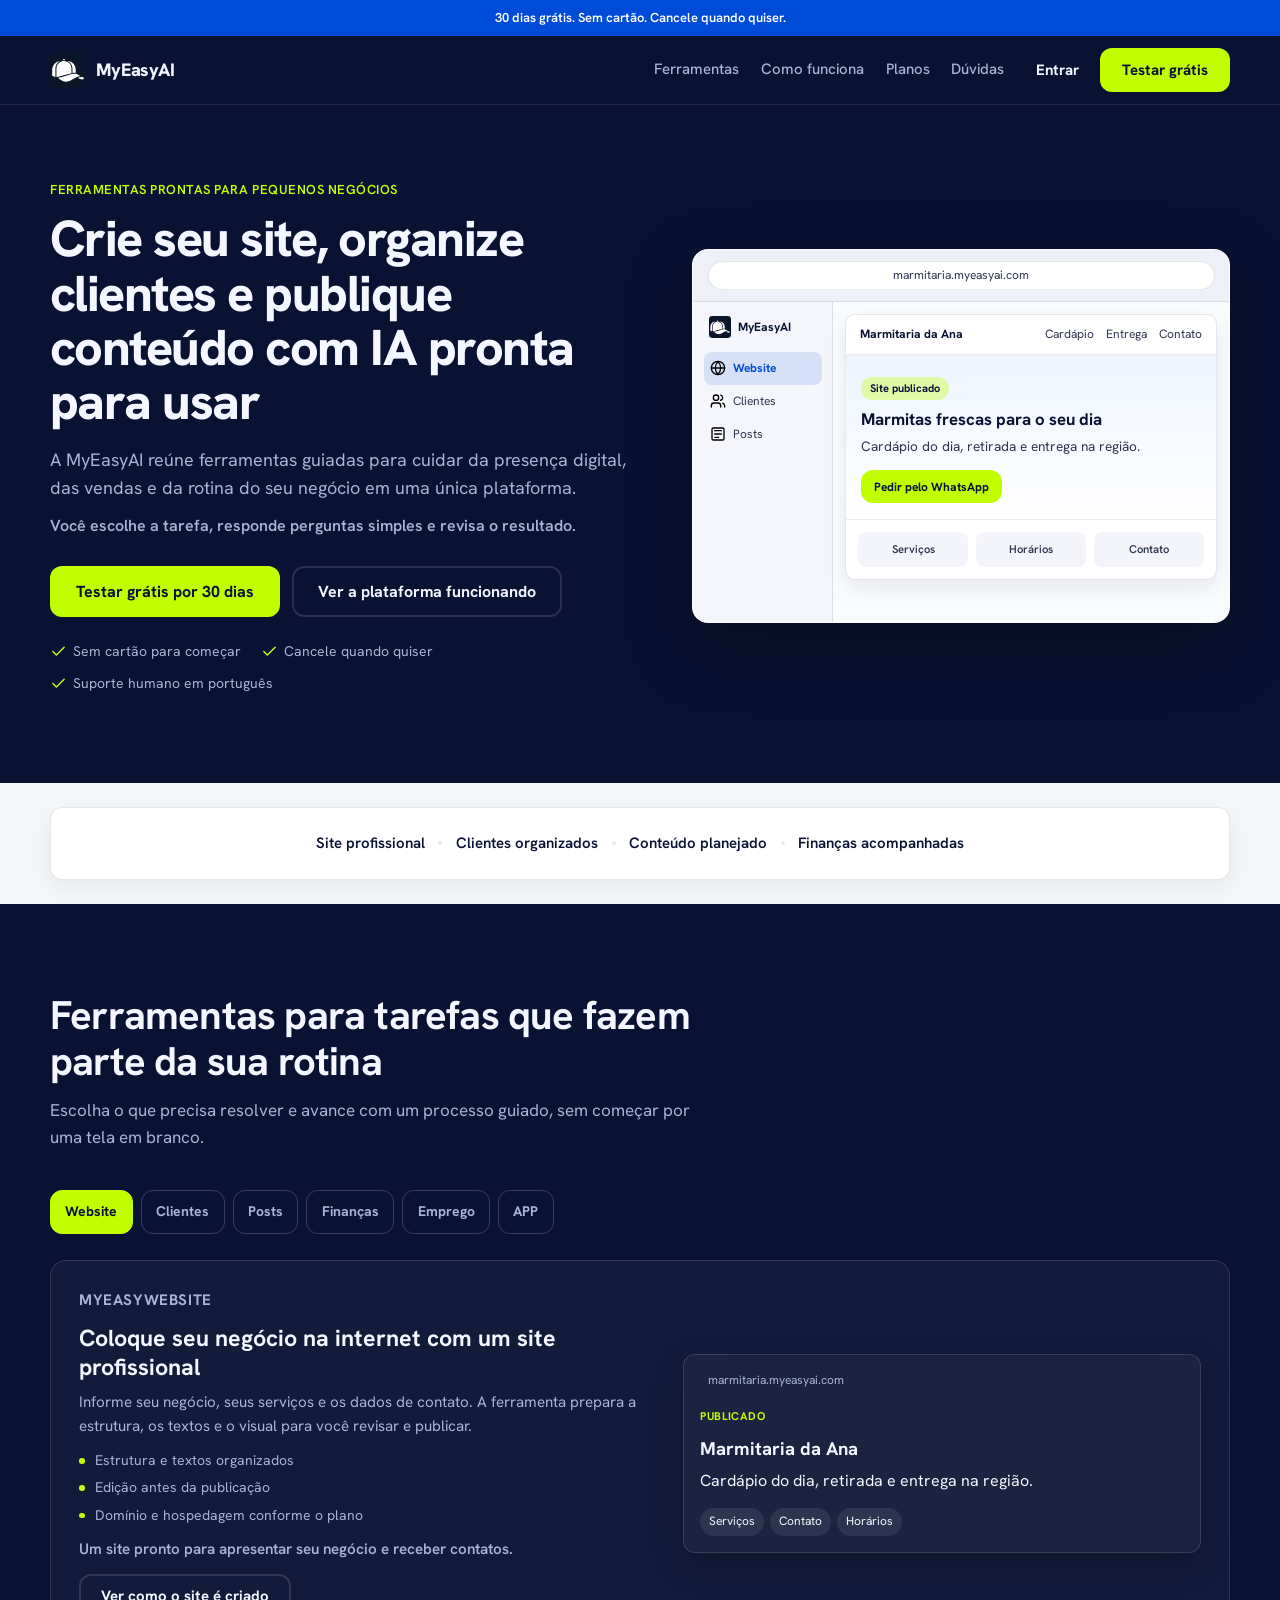
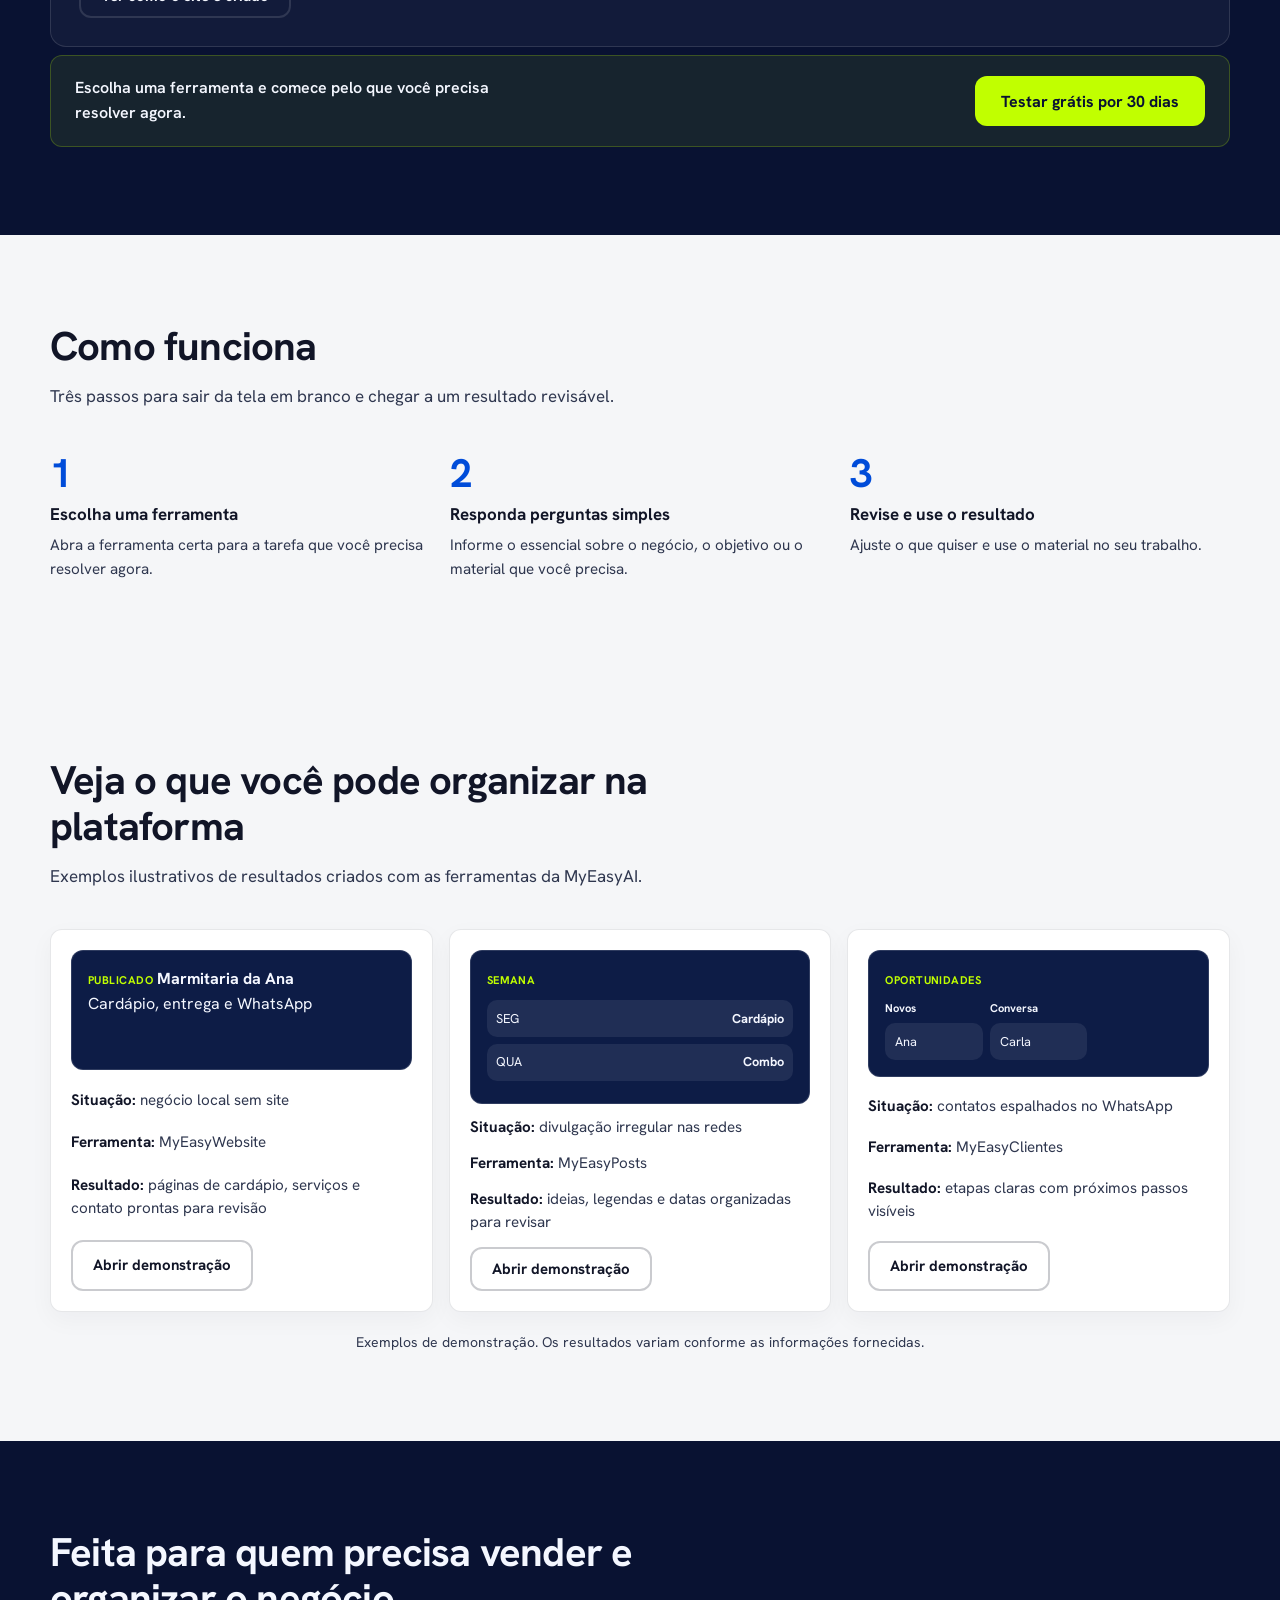
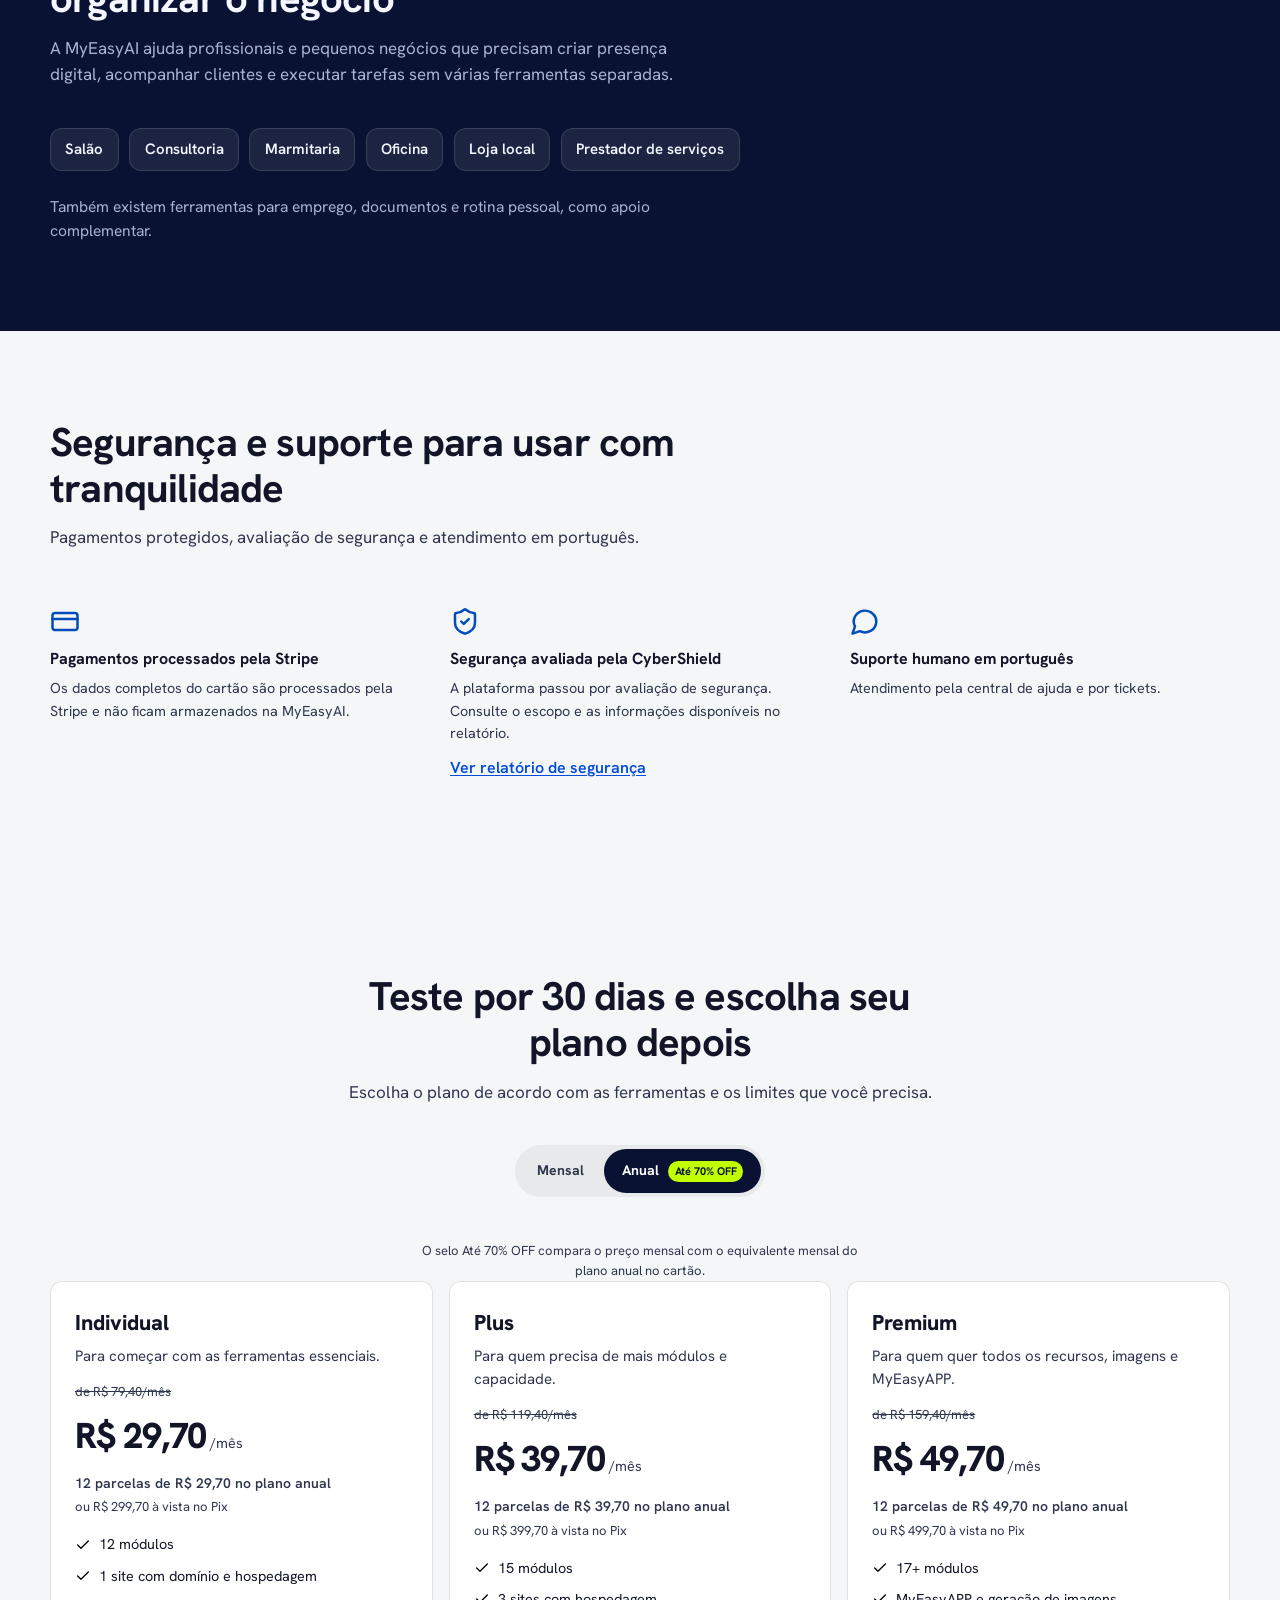
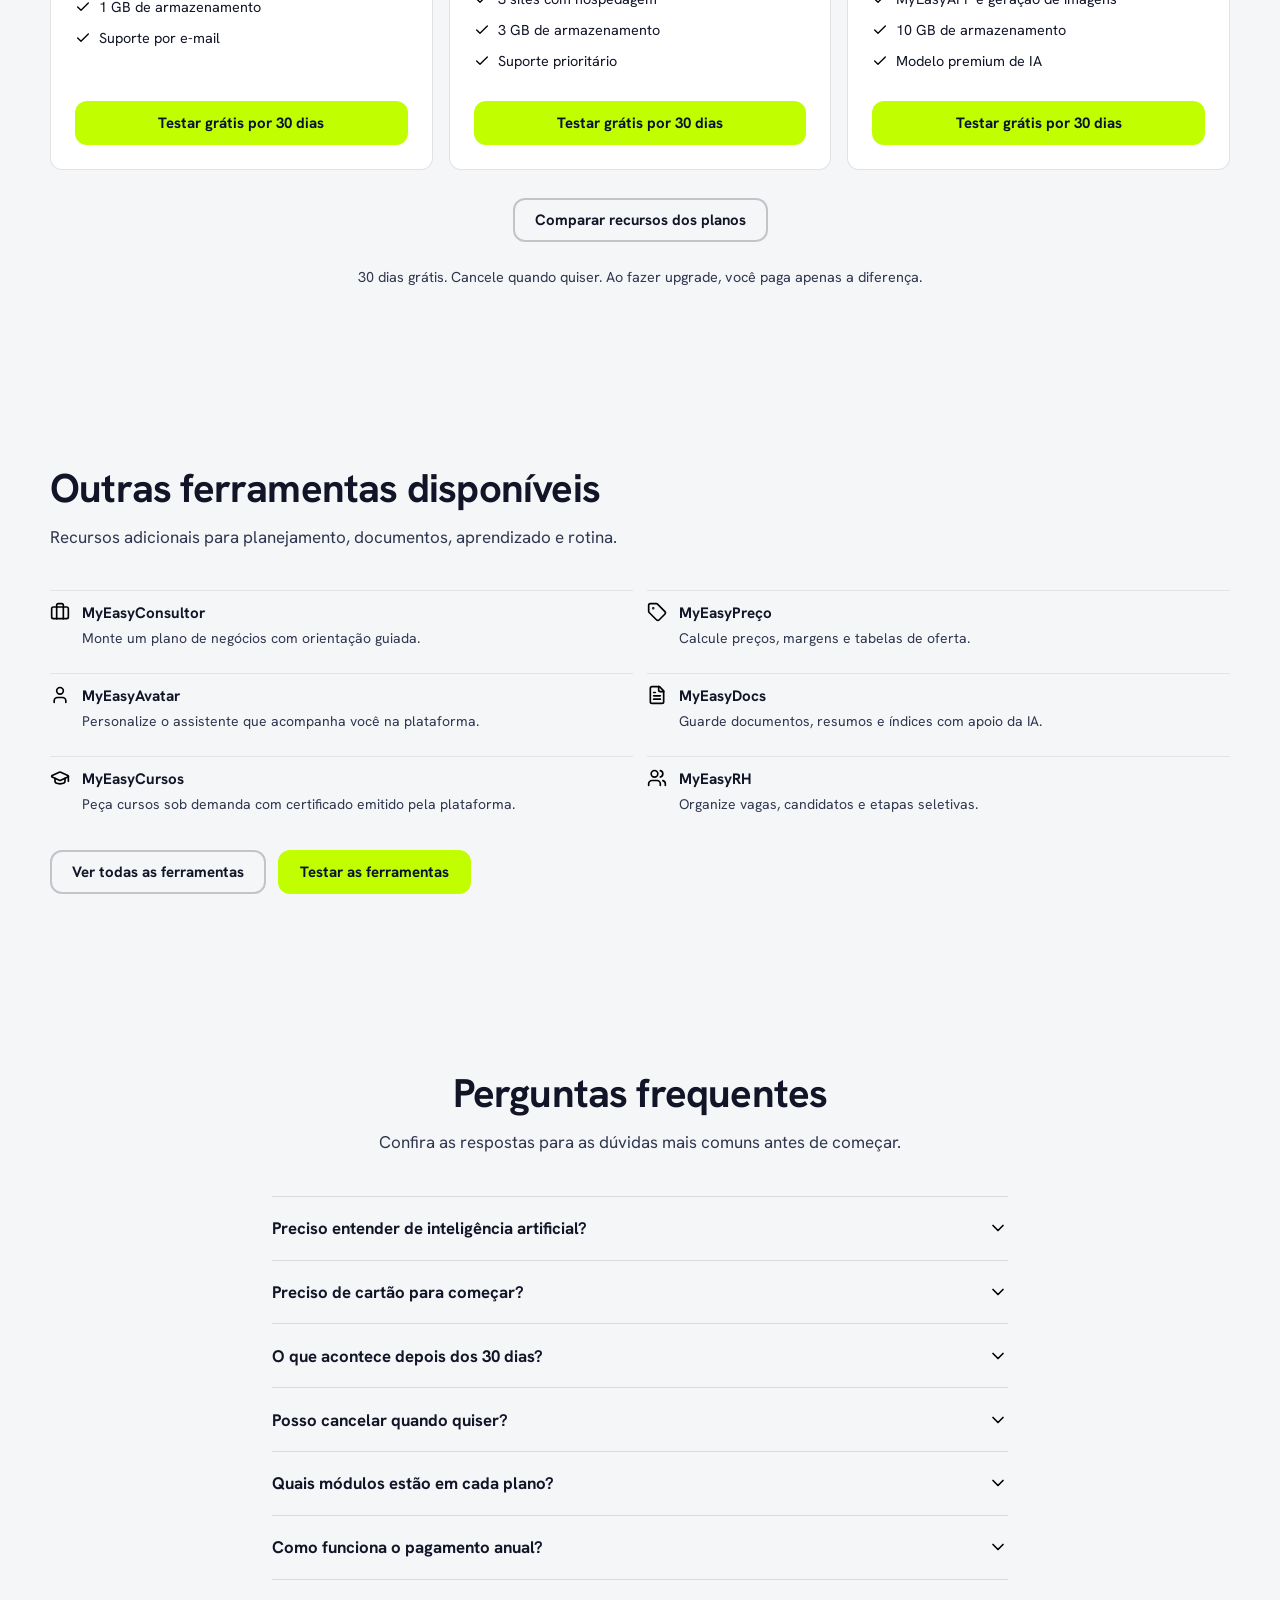
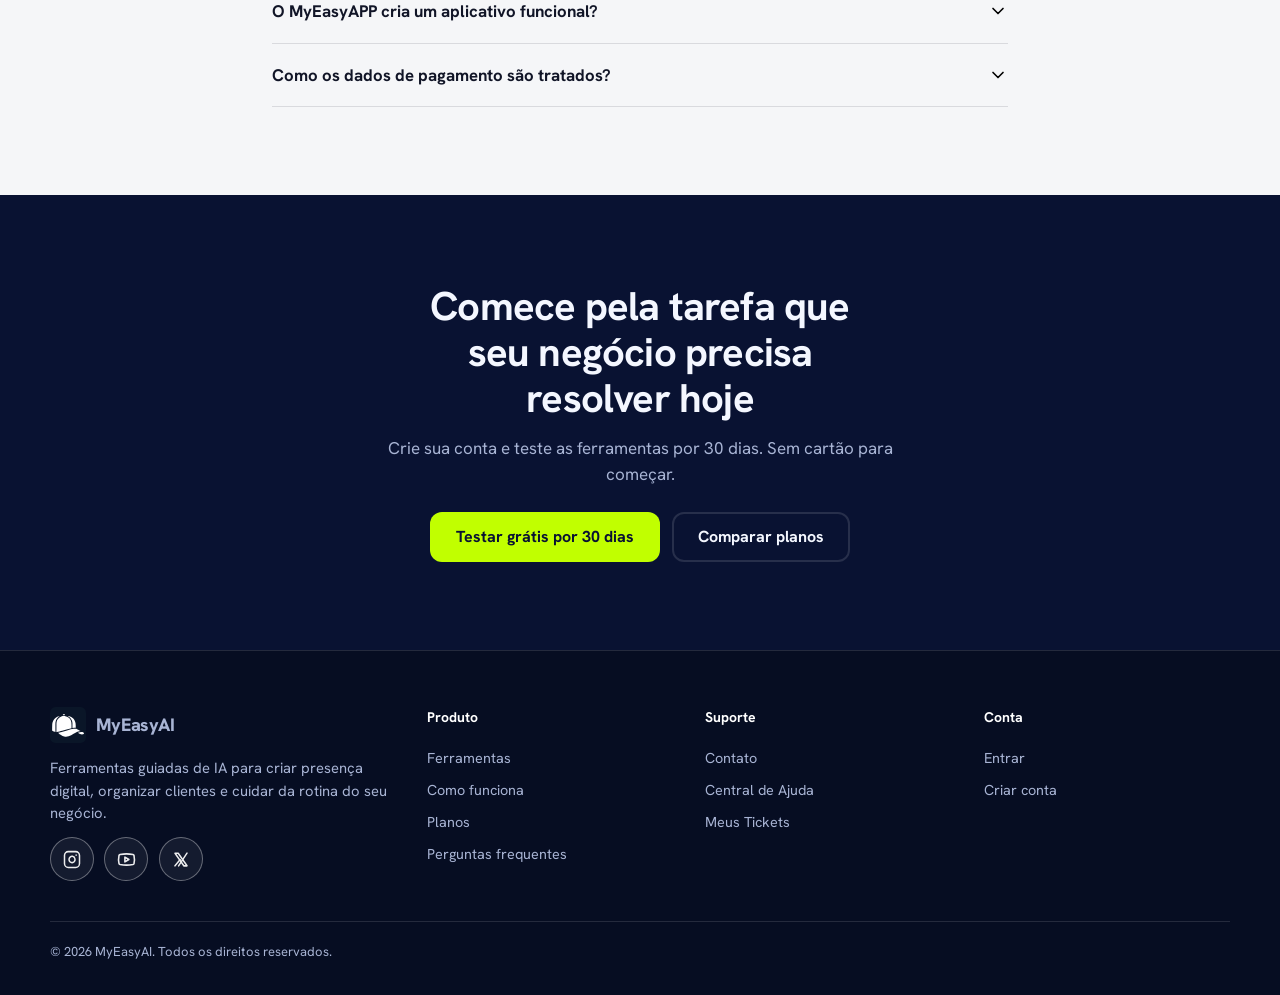
<file: index.html>
<!DOCTYPE html>
<html lang="pt-BR">
<head>
  <meta charset="UTF-8">
  <meta name="viewport" content="width=device-width, initial-scale=1">
  <script type="application/json" id="site-env">{"env":"staging","baseUrl":"https://caio2121.github.io/myeasyaistatic/","productionBaseUrl":"https://myeasyai.com/","robotsStaging":"noindex, nofollow","robotsProduction":"index, follow"}</script>
  <title>MyEasyAI | Ferramentas de IA prontas para o seu negócio</title>
  <meta name="description" content="Crie seu site, organize clientes e publique conteúdo com ferramentas guiadas de IA. Feita para autônomos e pequenos negócios. Teste grátis por 30 dias, sem cartão.">
  <meta name="robots" content="noindex, nofollow">
  <meta name="myeasyai:canonical-production" content="https://myeasyai.com/">
  <meta name="author" content="MyEasyAI">
  <meta name="theme-color" content="#091232">
  <meta property="og:type" content="website">
  <meta property="og:locale" content="pt_BR">
  <meta property="og:site_name" content="MyEasyAI">
  <meta property="og:url" content="https://caio2121.github.io/myeasyaistatic/">
  <meta property="og:title" content="MyEasyAI | Ferramentas de IA prontas para o seu negócio">
  <meta property="og:description" content="Crie seu site, organize clientes e publique conteúdo com IA pronta para usar. Teste grátis por 30 dias, sem cartão.">
  <meta property="og:image" content="https://caio2121.github.io/myeasyaistatic/assets/social/og-image.webp">
  <meta property="og:image:width" content="1200">
  <meta property="og:image:height" content="630">
  <meta property="og:image:alt" content="MyEasyAI, ferramentas de IA prontas para o negócio">
  <meta name="twitter:card" content="summary_large_image">
  <meta name="twitter:title" content="MyEasyAI | Ferramentas de IA prontas para o seu negócio">
  <meta name="twitter:description" content="Crie seu site, organize clientes e publique conteúdo com IA pronta para usar. Teste grátis por 30 dias, sem cartão.">
  <meta name="twitter:image" content="https://caio2121.github.io/myeasyaistatic/assets/social/og-image.webp">
  <link rel="icon" type="image/png" sizes="32x32" href="assets/favicon-32.png">
  <link rel="apple-touch-icon" href="assets/favicon-32.png">
  <link rel="preconnect" href="https://fonts.googleapis.com">
  <link rel="preconnect" href="https://fonts.gstatic.com" crossorigin>
  <link href="https://fonts.googleapis.com/css2?family=Hanken+Grotesk:wght@400;500;600;700&display=swap" rel="stylesheet">
  <link rel="stylesheet" href="styles.css?v=6">
  <script type="application/ld+json">
  {
    "@context": "https://schema.org",
    "@graph": [
      {
        "@type": "Organization",
        "@id": "https://myeasyai.com/#organization",
        "name": "MyEasyAI",
        "url": "https://myeasyai.com/",
        "logo": "https://myeasyai.com/logo-symbol-outline-white.svg",
        "email": "support@myeasyai.com",
        "sameAs": [
          "https://www.instagram.com/myeasyai",
          "https://www.youtube.com/@MyEasyAI",
          "https://x.com/myeasyai"
        ],
        "description": "Plataforma de ferramentas guiadas para pequenos negócios criarem presença digital, organizarem clientes e executarem tarefas comerciais."
      },
      {
        "@type": "WebSite",
        "@id": "https://myeasyai.com/#website",
        "url": "https://myeasyai.com/",
        "name": "MyEasyAI",
        "publisher": { "@id": "https://myeasyai.com/#organization" },
        "inLanguage": "pt-BR"
      },
      {
        "@type": "SoftwareApplication",
        "@id": "https://myeasyai.com/#software",
        "name": "MyEasyAI",
        "applicationCategory": "BusinessApplication",
        "operatingSystem": "Web",
        "url": "https://myeasyai.com/",
        "description": "Ferramentas guiadas de IA para criar site, organizar clientes, planejar conteúdo, acompanhar finanças, preparar currículo e estruturar protótipos de aplicativo.",
        "offers": [
          { "@type": "Offer", "name": "Teste grátis", "price": "0", "priceCurrency": "BRL", "description": "Teste grátis por 30 dias, sem cartão para começar.", "url": "https://myeasyai.com/auth/signup" },
          { "@type": "Offer", "name": "Individual mensal", "price": "79.40", "priceCurrency": "BRL", "description": "Plano Individual com cobrança mensal de R$ 79,40 por mês.", "url": "https://myeasyai.com/auth/signup" },
          { "@type": "Offer", "name": "Individual anual cartão", "price": "29.70", "priceCurrency": "BRL", "description": "Plano Individual anual no cartão: 12 parcelas de R$ 29,70.", "url": "https://myeasyai.com/auth/signup" },
          { "@type": "Offer", "name": "Individual anual Pix", "price": "299.70", "priceCurrency": "BRL", "description": "Plano Individual anual à vista no Pix por R$ 299,70.", "url": "https://myeasyai.com/auth/signup" },
          { "@type": "Offer", "name": "Plus mensal", "price": "119.40", "priceCurrency": "BRL", "description": "Plano Plus com cobrança mensal de R$ 119,40 por mês.", "url": "https://myeasyai.com/auth/signup" },
          { "@type": "Offer", "name": "Plus anual cartão", "price": "39.70", "priceCurrency": "BRL", "description": "Plano Plus anual no cartão: 12 parcelas de R$ 39,70.", "url": "https://myeasyai.com/auth/signup" },
          { "@type": "Offer", "name": "Plus anual Pix", "price": "399.70", "priceCurrency": "BRL", "description": "Plano Plus anual à vista no Pix por R$ 399,70.", "url": "https://myeasyai.com/auth/signup" },
          { "@type": "Offer", "name": "Premium mensal", "price": "159.40", "priceCurrency": "BRL", "description": "Plano Premium com cobrança mensal de R$ 159,40 por mês.", "url": "https://myeasyai.com/auth/signup" },
          { "@type": "Offer", "name": "Premium anual cartão", "price": "49.70", "priceCurrency": "BRL", "description": "Plano Premium anual no cartão: 12 parcelas de R$ 49,70.", "url": "https://myeasyai.com/auth/signup" },
          { "@type": "Offer", "name": "Premium anual Pix", "price": "499.70", "priceCurrency": "BRL", "description": "Plano Premium anual à vista no Pix por R$ 499,70.", "url": "https://myeasyai.com/auth/signup" }
        ],
        "publisher": { "@id": "https://myeasyai.com/#organization" },
        "featureList": [
          "MyEasyWebsite",
          "MyEasyClientes",
          "MyEasyPosts",
          "MyEasyFinanças",
          "MyEasyEmprego",
          "MyEasyAPP"
        ]
      },
      {
        "@type": "FAQPage",
        "@id": "https://myeasyai.com/#faq",
        "mainEntity": [
          {
            "@type": "Question",
            "name": "Preciso entender de inteligência artificial?",
            "acceptedAnswer": { "@type": "Answer", "text": "Não. As ferramentas já vêm configuradas. Você escolhe a tarefa, responde perguntas simples e revisa o resultado." }
          },
          {
            "@type": "Question",
            "name": "Preciso de cartão para começar?",
            "acceptedAnswer": { "@type": "Answer", "text": "Não. Você começa o teste de 30 dias sem cartão e só adiciona um meio de pagamento se quiser continuar depois." }
          },
          {
            "@type": "Question",
            "name": "O que acontece depois dos 30 dias?",
            "acceptedAnswer": { "@type": "Answer", "text": "Ao fim do teste, você pode escolher um plano para continuar. Se não quiser seguir, basta cancelar. Você recebe aviso por e-mail antes do fim do período." }
          },
          {
            "@type": "Question",
            "name": "Posso cancelar quando quiser?",
            "acceptedAnswer": { "@type": "Answer", "text": "Sim. Você pode cancelar quando quiser pela própria conta, sem precisar falar com alguém." }
          },
          {
            "@type": "Question",
            "name": "Quais módulos estão em cada plano?",
            "acceptedAnswer": { "@type": "Answer", "text": "No Individual você tem 12 módulos, no Plus 15 e no Premium 17 ou mais. A quantidade de sites, o armazenamento, o MyEasyAPP e a geração de imagens mudam conforme o plano. MyEasyAPP e imagens geradas estão disponíveis no Premium." }
          },
          {
            "@type": "Question",
            "name": "Como funciona o pagamento anual?",
            "acceptedAnswer": { "@type": "Answer", "text": "No plano anual você pode pagar em 12 parcelas no cartão pelo valor mensal equivalente anunciado, ou à vista no Pix com o total indicado em cada plano. O selo Até 70% OFF compara o preço mensal com o equivalente mensal do plano anual no cartão." }
          },
          {
            "@type": "Question",
            "name": "O MyEasyAPP cria um aplicativo funcional?",
            "acceptedAnswer": { "@type": "Answer", "text": "O MyEasyAPP, disponível no Premium, organiza telas, fluxos e uma primeira versão visual da ideia. Trata-se de um protótipo para testar, apresentar ou continuar desenvolvendo, não de publicação automática em lojas." }
          },
          {
            "@type": "Question",
            "name": "Como os dados de pagamento são tratados?",
            "acceptedAnswer": { "@type": "Answer", "text": "Os pagamentos são processados pela Stripe. Os dados completos do cartão são processados pela Stripe e não ficam armazenados na MyEasyAI." }
          }
        ]
      }
    ]
  }
  </script>
</head>
<body data-billing="annual">
  <a class="skip-link" href="#conteudo">Ir para o conteúdo</a>

  <div class="promo-banner" role="region" aria-label="Oferta promocional">
    <p>30 dias grátis. Sem cartão. Cancele quando quiser.</p>
  </div>

  <header class="site-header">
    <div class="header-inner">
      <a class="brand" href="#topo" aria-label="MyEasyAI, início da página">
        <img src="assets/logo/logo.svg" width="36" height="36" alt="" aria-hidden="true">
        <span class="brand-name">MyEasyAI</span>
      </a>
      <nav class="nav-desktop" aria-label="Principal">
        <a href="#ferramentas">Ferramentas</a>
        <a href="#como-funciona">Como funciona</a>
        <a href="#planos">Planos</a>
        <a href="#faq">Dúvidas</a>
      </nav>
      <div class="header-actions">
        <a class="btn btn-ghost" href="https://myeasyai.com/auth/login">Entrar</a>
        <a class="btn btn-primary" href="https://myeasyai.com/auth/signup">Testar grátis</a>
        <button type="button" class="menu-toggle" id="menu-toggle" aria-expanded="false" aria-controls="nav-mobile" aria-label="Abrir menu">
          <span></span><span></span><span></span>
        </button>
      </div>
    </div>
    <nav class="nav-mobile" id="nav-mobile" aria-label="Menu mobile" hidden>
      <a href="#ferramentas">Ferramentas</a>
      <a href="#como-funciona">Como funciona</a>
      <a href="#planos">Planos</a>
      <a href="#faq">Dúvidas</a>
      <a href="https://myeasyai.com/auth/login">Entrar</a>
      <a class="btn btn-primary" href="https://myeasyai.com/auth/signup">Testar grátis</a>
    </nav>
  </header>

  <main id="conteudo">
    <section class="hero" id="topo" aria-labelledby="hero-title">
      <div class="hero-bg" aria-hidden="true"></div>
      <div class="hero-grid">
        <div class="hero-copy">
          <p class="eyebrow">Ferramentas prontas para pequenos negócios</p>
          <h1 id="hero-title">Crie seu site, organize clientes e publique conteúdo com IA pronta para usar</h1>
          <p class="lead">A MyEasyAI reúne ferramentas guiadas para cuidar da presença digital, das vendas e da rotina do seu negócio em uma única plataforma.</p>
          <p class="diff">Você escolhe a tarefa, responde perguntas simples e revisa o resultado.</p>
          <div class="cta-row">
            <a class="btn btn-primary btn-lg" href="https://myeasyai.com/auth/signup">Testar grátis por 30 dias</a>
            <a class="btn btn-secondary btn-lg" href="#ferramentas">Ver a plataforma funcionando</a>
          </div>
          <ul class="trust-list">
            <li><img class="icon" src="assets/icons/check.svg" alt="" aria-hidden="true"> Sem cartão para começar</li>
            <li><img class="icon" src="assets/icons/check.svg" alt="" aria-hidden="true"> Cancele quando quiser</li>
            <li><img class="icon" src="assets/icons/check.svg" alt="" aria-hidden="true"> Suporte humano em português</li>
          </ul>
        </div>
        <div class="hero-visual">
          <div class="product-mockup product-mockup--result" role="img" aria-label="Demonstração do MyEasyWebsite com prévia de site publicado para a Marmitaria da Ana.">
            <div class="mockup-chrome" aria-hidden="true">
              <div class="mockup-url">marmitaria.myeasyai.com</div>
            </div>
            <div class="mockup-body mockup-body--site" aria-hidden="true">
              <aside class="mockup-sidebar">
                <div class="sidebar-brand">
                  <img src="assets/logo/logo.svg" width="22" height="22" alt="">
                  <span>MyEasyAI</span>
                </div>
                <ul class="sidebar-mods">
                  <li class="is-active"><img src="assets/icons/website.svg" width="16" height="16" alt=""> Website</li>
                  <li><img src="assets/icons/clientes.svg" width="16" height="16" alt=""> Clientes</li>
                  <li><img src="assets/icons/posts.svg" width="16" height="16" alt=""> Posts</li>
                </ul>
              </aside>
              <div class="mockup-main mockup-main--preview">
                <div class="site-preview">
                  <nav class="site-preview-nav"><strong>Marmitaria da Ana</strong><span>Cardápio</span><span>Entrega</span><span>Contato</span></nav>
                  <div class="site-preview-hero">
                    <span class="site-preview-badge">Site publicado</span>
                    <h3>Marmitas frescas para o seu dia</h3>
                    <p>Cardápio do dia, retirada e entrega na região.</p>
                    <span class="site-preview-cta">Pedir pelo WhatsApp</span>
                  </div>
                  <div class="site-preview-meta">
                    <span>Serviços</span>
                    <span>Horários</span>
                    <span>Contato</span>
                  </div>
                </div>
              </div>
            </div>
          </div>
        </div>
      </div>
    </section>

    <section class="section section--surface signal-section" id="resultados" aria-label="Atalhos para os módulos principais">
      <div class="container">
        <ul class="signal-bar">
          <li><a href="#modulo-website" data-tab-link="website">Site profissional</a></li>
          <li><a href="#modulo-clientes" data-tab-link="clientes">Clientes organizados</a></li>
          <li><a href="#modulo-posts" data-tab-link="posts">Conteúdo planejado</a></li>
          <li><a href="#modulo-financas" data-tab-link="financas">Finanças acompanhadas</a></li>
        </ul>
      </div>
    </section>

    <section class="section section--navy" id="ferramentas" aria-labelledby="ferramentas-title">
      <div class="container">
        <div class="section-head">
          <h2 class="section-title" id="ferramentas-title">Ferramentas para tarefas que fazem parte da sua rotina</h2>
          <p class="section-lead">Escolha o que precisa resolver e avance com um processo guiado, sem começar por uma tela em branco.</p>
        </div>

        <div class="product-showcase" id="product-showcase">
          <div class="product-tabs" role="tablist" aria-label="Módulos principais">
            <button type="button" class="product-tab" role="tab" id="tab-website" aria-selected="true" aria-controls="panel-website" data-tab="website">Website</button>
            <button type="button" class="product-tab" role="tab" id="tab-clientes" aria-selected="false" aria-controls="panel-clientes" data-tab="clientes" tabindex="-1">Clientes</button>
            <button type="button" class="product-tab" role="tab" id="tab-posts" aria-selected="false" aria-controls="panel-posts" data-tab="posts" tabindex="-1">Posts</button>
            <button type="button" class="product-tab" role="tab" id="tab-financas" aria-selected="false" aria-controls="panel-financas" data-tab="financas" tabindex="-1">Finanças</button>
            <button type="button" class="product-tab" role="tab" id="tab-emprego" aria-selected="false" aria-controls="panel-emprego" data-tab="emprego" tabindex="-1">Emprego</button>
            <button type="button" class="product-tab" role="tab" id="tab-app" aria-selected="false" aria-controls="panel-app" data-tab="app" tabindex="-1">APP</button>
          </div>

          <div class="product-panels">
            <div class="product-panel" role="tabpanel" id="panel-website" aria-labelledby="tab-website" data-anchor="modulo-website">
              <div class="feature-copy">
                <p class="feature-label">MyEasyWebsite</p>
                <h3>Coloque seu negócio na internet com um site profissional</h3>
                <p>Informe seu negócio, seus serviços e os dados de contato. A ferramenta prepara a estrutura, os textos e o visual para você revisar e publicar.</p>
                <ul class="feature-points">
                  <li>Estrutura e textos organizados</li>
                  <li>Edição antes da publicação</li>
                  <li>Domínio e hospedagem conforme o plano</li>
                </ul>
                <p class="feature-result">Um site pronto para apresentar seu negócio e receber contatos.</p>
                <div class="feature-actions">
                  <button type="button" class="btn btn-secondary" data-module-open="website">Ver como o site é criado</button>
                </div>
              </div>
              <div class="feature-visual" aria-hidden="true">
                <div class="ui-panel ui-site ui-panel--strong">
                  <div class="ui-chrome"><em>marmitaria.myeasyai.com</em></div>
                  <div class="ui-site-body">
                    <span class="ui-chip">Publicado</span>
                    <strong>Marmitaria da Ana</strong>
                    <p>Cardápio do dia, retirada e entrega na região.</p>
                    <div class="ui-site-meta">
                      <span>Serviços</span>
                      <span>Contato</span>
                      <span>Horários</span>
                    </div>
                  </div>
                </div>
              </div>
            </div>

            <div class="product-panel" role="tabpanel" id="panel-clientes" aria-labelledby="tab-clientes" hidden data-anchor="modulo-clientes">
              <div class="feature-copy">
                <p class="feature-label">MyEasyClientes</p>
                <h3>Organize clientes e acompanhe cada oportunidade</h3>
                <p>Centralize contatos, negociações, tarefas e próximos passos para saber quem precisa de atendimento.</p>
                <ul class="feature-points">
                  <li>Contatos organizados</li>
                  <li>Etapas de venda</li>
                  <li>Lembretes e histórico</li>
                </ul>
                <p class="feature-result">Mais clareza sobre quem retornar e qual oportunidade deve avançar.</p>
                <div class="feature-actions">
                  <button type="button" class="btn btn-secondary" data-module-open="clientes">Ver a organização de clientes</button>
                </div>
              </div>
              <div class="feature-visual" aria-hidden="true">
                <div class="ui-panel ui-crm ui-panel--strong">
                  <p class="ui-kicker">Etapas de venda</p>
                  <div class="ui-crm-cols">
                    <div><h4>Novos</h4><span>Ana · WhatsApp</span></div>
                    <div><h4>Em conversa</h4><span>Carla · orçamento</span></div>
                    <div><h4>Fechado</h4><span>João · mensal</span></div>
                  </div>
                </div>
              </div>
            </div>

            <div class="product-panel" role="tabpanel" id="panel-posts" aria-labelledby="tab-posts" hidden data-anchor="modulo-posts">
              <div class="feature-copy">
                <p class="feature-label">MyEasyPosts</p>
                <h3>Planeje conteúdo e mantenha suas redes ativas</h3>
                <p>Informe o que deseja divulgar. A ferramenta organiza ideias, legendas, roteiros e datas para você revisar.</p>
                <ul class="feature-points">
                  <li>Ideias e legendas</li>
                  <li>Calendário</li>
                  <li>Imagens, somente quando disponíveis no plano <span class="plan-avail-badge">Disponível no Premium</span></li>
                </ul>
                <p class="feature-result">Uma rotina de conteúdo organizada e pronta para revisão.</p>
                <div class="feature-actions">
                  <button type="button" class="btn btn-secondary" data-module-open="posts">Ver um conteúdo sendo criado</button>
                </div>
              </div>
              <div class="feature-visual" aria-hidden="true">
                <div class="ui-panel ui-posts ui-panel--strong">
                  <p class="ui-kicker">Calendário da semana</p>
                  <div class="ui-post-row"><span>SEG</span><strong>Cardápio do dia</strong></div>
                  <div class="ui-post-row"><span>QUA</span><strong>Promoção de combo</strong></div>
                  <div class="ui-post-row"><span>SEX</span><strong>Bastidores da cozinha</strong></div>
                </div>
              </div>
            </div>

            <div class="product-panel" role="tabpanel" id="panel-financas" aria-labelledby="tab-financas" hidden data-anchor="modulo-financas">
              <div class="feature-copy">
                <p class="feature-label">MyEasyFinanças</p>
                <h3>Acompanhe receitas, despesas e compromissos do mês</h3>
                <p>Registre movimentações e assinaturas para consultar um resumo simples da sua rotina financeira.</p>
                <ul class="feature-points">
                  <li>Receitas e despesas</li>
                  <li>Categorias</li>
                  <li>Visão mensal</li>
                </ul>
                <p class="feature-result">Informações organizadas para apoiar decisões do dia a dia.</p>
                <p class="disclaimer">A ferramenta ajuda na organização e não substitui orientação financeira profissional.</p>
                <div class="feature-actions">
                  <button type="button" class="btn btn-secondary" data-module-open="financas">Ver o controle financeiro</button>
                </div>
              </div>
              <div class="feature-visual" aria-hidden="true">
                <div class="ui-panel ui-finance ui-panel--strong">
                  <p class="ui-kicker">Resumo do mês</p>
                  <div class="ui-finance-row"><span>Receitas</span><strong>R$ 8.420</strong></div>
                  <div class="ui-finance-row"><span>Despesas</span><strong>R$ 5.180</strong></div>
                  <div class="ui-finance-row accent"><span>Saldo</span><strong>R$ 3.240</strong></div>
                </div>
              </div>
            </div>

            <div class="product-panel" role="tabpanel" id="panel-emprego" aria-labelledby="tab-emprego" hidden data-anchor="modulo-emprego">
              <div class="feature-copy">
                <p class="feature-label">MyEasyEmprego</p>
                <h3>Organize seu currículo para cada oportunidade</h3>
                <p>Estruture suas experiências, adapte o texto à vaga e pratique respostas para entrevistas.</p>
                <ul class="feature-points">
                  <li>Currículo organizado</li>
                  <li>Adaptação por vaga</li>
                  <li>Preparação para entrevista</li>
                </ul>
                <p class="feature-result">Mais clareza no currículo e mais preparo para cada candidatura.</p>
                <div class="feature-actions">
                  <button type="button" class="btn btn-secondary" data-module-open="emprego">Ver um currículo sendo preparado</button>
                </div>
              </div>
              <div class="feature-visual" aria-hidden="true">
                <div class="ui-panel ui-resume ui-panel--strong">
                  <p class="ui-kicker">Currículo</p>
                  <strong>Maria Souza</strong>
                  <p>Assistente administrativo</p>
                  <ul>
                    <li>Experiência organizada</li>
                    <li>Resumo adaptado à vaga</li>
                    <li>Perguntas de entrevista</li>
                  </ul>
                </div>
              </div>
            </div>

            <div class="product-panel" role="tabpanel" id="panel-app" aria-labelledby="tab-app" hidden data-anchor="modulo-app">
              <div class="feature-copy">
                <p class="feature-label">MyEasyAPP <span class="plan-avail-badge">Disponível no Premium</span></p>
                <h3>Transforme sua ideia em um protótipo de aplicativo</h3>
                <p>Descreva a ideia e organize telas, fluxos e uma primeira versão visual sem precisar programar.</p>
                <ul class="feature-points">
                  <li>Estrutura de telas</li>
                  <li>Fluxo de navegação</li>
                  <li>Protótipo visual</li>
                </ul>
                <p class="feature-result">Uma base para testar, apresentar ou continuar desenvolvendo sua ideia.</p>
                <div class="feature-actions">
                  <button type="button" class="btn btn-secondary" data-module-open="app">Ver um aplicativo sendo estruturado</button>
                </div>
              </div>
              <div class="feature-visual" aria-hidden="true">
                <div class="ui-panel ui-app ui-panel--strong">
                  <p class="ui-kicker">Mapa de telas</p>
                  <div class="ui-app-screens">
                    <span>Início</span>
                    <span>Agenda</span>
                    <span>Clientes</span>
                  </div>
                  <div class="ui-app-phone">
                    <strong>Agenda do dia</strong>
                    <p>Horários e novo atendimento</p>
                  </div>
                </div>
              </div>
            </div>
          </div>
        </div>

        <div class="feature-section-cta">
          <p>Escolha uma ferramenta e comece pelo que você precisa resolver agora.</p>
          <a class="btn btn-primary btn-lg" href="https://myeasyai.com/auth/signup">Testar grátis por 30 dias</a>
        </div>
      </div>
    </section>

    <section class="section section--surface" id="como-funciona" aria-labelledby="como-title">
      <div class="container">
        <div class="section-head">
          <h2 class="section-title" id="como-title">Como funciona</h2>
          <p class="section-lead">Três passos para sair da tela em branco e chegar a um resultado revisável.</p>
        </div>
        <ol class="steps steps--three">
          <li class="step"><h3>Escolha uma ferramenta</h3><p>Abra a ferramenta certa para a tarefa que você precisa resolver agora.</p></li>
          <li class="step"><h3>Responda perguntas simples</h3><p>Informe o essencial sobre o negócio, o objetivo ou o material que você precisa.</p></li>
          <li class="step"><h3>Revise e use o resultado</h3><p>Ajuste o que quiser e use o material no seu trabalho.</p></li>
        </ol>
      </div>
    </section>

    <section class="section section--surface" id="demonstracoes" aria-labelledby="demos-title">
      <div class="container">
        <div class="section-head">
          <h2 class="section-title" id="demos-title">Veja o que você pode organizar na plataforma</h2>
          <p class="section-lead">Exemplos ilustrativos de resultados criados com as ferramentas da MyEasyAI.</p>
        </div>
        <div class="demo-examples">
          <article class="demo-example">
            <div class="demo-example-visual" aria-hidden="true">
              <div class="ui-panel ui-site ui-panel--mini">
                <span class="ui-chip">Publicado</span>
                <strong>Marmitaria da Ana</strong>
                <p>Cardápio, entrega e WhatsApp</p>
              </div>
            </div>
            <p class="demo-meta"><strong>Situação:</strong> negócio local sem site</p>
            <p class="demo-meta"><strong>Ferramenta:</strong> MyEasyWebsite</p>
            <p class="demo-meta"><strong>Resultado:</strong> páginas de cardápio, serviços e contato prontas para revisão</p>
            <button type="button" class="btn btn-secondary" data-module-open="website">Abrir demonstração</button>
          </article>
          <article class="demo-example">
            <div class="demo-example-visual" aria-hidden="true">
              <div class="ui-panel ui-posts ui-panel--mini">
                <p class="ui-kicker">Semana</p>
                <div class="ui-post-row"><span>SEG</span><strong>Cardápio</strong></div>
                <div class="ui-post-row"><span>QUA</span><strong>Combo</strong></div>
              </div>
            </div>
            <p class="demo-meta"><strong>Situação:</strong> divulgação irregular nas redes</p>
            <p class="demo-meta"><strong>Ferramenta:</strong> MyEasyPosts</p>
            <p class="demo-meta"><strong>Resultado:</strong> ideias, legendas e datas organizadas para revisar</p>
            <button type="button" class="btn btn-secondary" data-module-open="posts">Abrir demonstração</button>
          </article>
          <article class="demo-example">
            <div class="demo-example-visual" aria-hidden="true">
              <div class="ui-panel ui-crm ui-panel--mini">
                <p class="ui-kicker">Oportunidades</p>
                <div class="ui-crm-cols">
                  <div><h4>Novos</h4><span>Ana</span></div>
                  <div><h4>Conversa</h4><span>Carla</span></div>
                </div>
              </div>
            </div>
            <p class="demo-meta"><strong>Situação:</strong> contatos espalhados no WhatsApp</p>
            <p class="demo-meta"><strong>Ferramenta:</strong> MyEasyClientes</p>
            <p class="demo-meta"><strong>Resultado:</strong> etapas claras com próximos passos visíveis</p>
            <button type="button" class="btn btn-secondary" data-module-open="clientes">Abrir demonstração</button>
          </article>
        </div>
        <p class="demo-footnote">Exemplos de demonstração. Os resultados variam conforme as informações fornecidas.</p>
      </div>
    </section>

    <section class="section section--navy" id="para-quem" aria-labelledby="para-quem-title">
      <div class="container">
        <div class="section-head">
          <h2 class="section-title" id="para-quem-title">Feita para quem precisa vender e organizar o negócio</h2>
          <p class="section-lead">A MyEasyAI ajuda profissionais e pequenos negócios que precisam criar presença digital, acompanhar clientes e executar tarefas sem várias ferramentas separadas.</p>
        </div>
        <ul class="audience-chips" aria-label="Exemplos de públicos">
          <li>Salão</li>
          <li>Consultoria</li>
          <li>Marmitaria</li>
          <li>Oficina</li>
          <li>Loja local</li>
          <li>Prestador de serviços</li>
        </ul>
        <p class="audience-aside">Também existem ferramentas para emprego, documentos e rotina pessoal, como apoio complementar.</p>
      </div>
    </section>

    <section class="section section--surface" id="confianca" aria-labelledby="confianca-title">
      <div class="container">
        <div class="section-head">
          <h2 class="section-title" id="confianca-title">Segurança e suporte para usar com tranquilidade</h2>
          <p class="section-lead">Pagamentos protegidos, avaliação de segurança e atendimento em português.</p>
        </div>
        <div class="trust-grid trust-grid--three">
          <article class="trust-item">
            <img class="icon icon-lg" src="assets/icons/credit-card.svg" alt="" aria-hidden="true">
            <h3>Pagamentos processados pela Stripe</h3>
            <p>Os dados completos do cartão são processados pela Stripe e não ficam armazenados na MyEasyAI.</p>
          </article>
          <article class="trust-item">
            <img class="icon icon-lg" src="assets/icons/shield-check.svg" alt="" aria-hidden="true">
            <h3>Segurança avaliada pela CyberShield</h3>
            <p>A plataforma passou por avaliação de segurança. Consulte o escopo e as informações disponíveis no relatório.</p>
            <a class="trust-link" href="https://myeasyai.com/cybershield-badge.png" target="_blank" rel="noopener noreferrer">Ver relatório de segurança</a>
          </article>
          <article class="trust-item">
            <img class="icon icon-lg" src="assets/icons/message-circle.svg" alt="" aria-hidden="true">
            <h3>Suporte humano em português</h3>
            <p>Atendimento pela central de ajuda e por tickets.</p>
          </article>
        </div>
      </div>
    </section>

    <section class="section section--surface" id="planos" aria-labelledby="planos-title">
      <div class="container">
        <div class="section-head center">
          <h2 class="section-title" id="planos-title">Teste por 30 dias e escolha seu plano depois</h2>
          <p class="section-lead">Escolha o plano de acordo com as ferramentas e os limites que você precisa.</p>
        </div>
        <div class="billing-wrap">
          <div class="billing-toggle" role="group" aria-label="Periodicidade do plano">
            <button type="button" class="billing-btn" id="billing-monthly" aria-pressed="false" data-billing="monthly">Mensal</button>
            <button type="button" class="billing-btn" id="billing-annual" aria-pressed="true" data-billing="annual">Anual <span class="badge">Até 70% OFF</span></button>
          </div>
          <p class="billing-hint">O selo Até 70% OFF compara o preço mensal com o equivalente mensal do plano anual no cartão.</p>
        </div>
        <div class="plans-grid" aria-live="polite">
          <article class="plan-card" data-plan="individual">
            <h3>Individual</h3>
            <p class="plan-audience">Para começar com as ferramentas essenciais.</p>
            <p class="plan-was" data-was>de R$ 79,40/mês</p>
            <div class="plan-price"><span class="amount" data-price-annual="29,70" data-price-monthly="79,40">R$ 29,70</span><span class="period">/mês</span></div>
            <p class="plan-billing-detail" data-show="annual">12 parcelas de R$ 29,70 no plano anual</p>
            <p class="plan-note" data-show="annual">ou R$ 299,70 à vista no Pix</p>
            <p class="plan-note" data-show="monthly">Cobrança mensal de R$ 79,40</p>
            <ul class="plan-features">
              <li><img class="icon" src="assets/icons/check.svg" alt="" aria-hidden="true"> 12 módulos</li>
              <li><img class="icon" src="assets/icons/check.svg" alt="" aria-hidden="true"> 1 site com domínio e hospedagem</li>
              <li><img class="icon" src="assets/icons/check.svg" alt="" aria-hidden="true"> 1 GB de armazenamento</li>
              <li><img class="icon" src="assets/icons/check.svg" alt="" aria-hidden="true"> Suporte por e-mail</li>
            </ul>
            <a class="btn btn-primary" href="https://myeasyai.com/auth/signup">Testar grátis por 30 dias</a>
          </article>
          <article class="plan-card" data-plan="plus">
            <h3>Plus</h3>
            <p class="plan-audience">Para quem precisa de mais módulos e capacidade.</p>
            <p class="plan-was" data-was>de R$ 119,40/mês</p>
            <div class="plan-price"><span class="amount" data-price-annual="39,70" data-price-monthly="119,40">R$ 39,70</span><span class="period">/mês</span></div>
            <p class="plan-billing-detail" data-show="annual">12 parcelas de R$ 39,70 no plano anual</p>
            <p class="plan-note" data-show="annual">ou R$ 399,70 à vista no Pix</p>
            <p class="plan-note" data-show="monthly">Cobrança mensal de R$ 119,40</p>
            <ul class="plan-features">
              <li><img class="icon" src="assets/icons/check.svg" alt="" aria-hidden="true"> 15 módulos</li>
              <li><img class="icon" src="assets/icons/check.svg" alt="" aria-hidden="true"> 3 sites com hospedagem</li>
              <li><img class="icon" src="assets/icons/check.svg" alt="" aria-hidden="true"> 3 GB de armazenamento</li>
              <li><img class="icon" src="assets/icons/check.svg" alt="" aria-hidden="true"> Suporte prioritário</li>
            </ul>
            <a class="btn btn-primary" href="https://myeasyai.com/auth/signup">Testar grátis por 30 dias</a>
          </article>
          <article class="plan-card" data-plan="premium">
            <h3>Premium</h3>
            <p class="plan-audience">Para quem quer todos os recursos, imagens e MyEasyAPP.</p>
            <p class="plan-was" data-was>de R$ 159,40/mês</p>
            <div class="plan-price"><span class="amount" data-price-annual="49,70" data-price-monthly="159,40">R$ 49,70</span><span class="period">/mês</span></div>
            <p class="plan-billing-detail" data-show="annual">12 parcelas de R$ 49,70 no plano anual</p>
            <p class="plan-note" data-show="annual">ou R$ 499,70 à vista no Pix</p>
            <p class="plan-note" data-show="monthly">Cobrança mensal de R$ 159,40</p>
            <ul class="plan-features">
              <li><img class="icon" src="assets/icons/check.svg" alt="" aria-hidden="true"> 17+ módulos</li>
              <li><img class="icon" src="assets/icons/check.svg" alt="" aria-hidden="true"> MyEasyAPP e geração de imagens</li>
              <li><img class="icon" src="assets/icons/check.svg" alt="" aria-hidden="true"> 10 GB de armazenamento</li>
              <li><img class="icon" src="assets/icons/check.svg" alt="" aria-hidden="true"> Modelo premium de IA</li>
            </ul>
            <a class="btn btn-primary" href="https://myeasyai.com/auth/signup">Testar grátis por 30 dias</a>
          </article>
        </div>

        <div class="plans-compare-wrap">
          <button type="button" class="btn btn-secondary" id="open-compare" aria-expanded="false" aria-controls="compare-panel">Comparar recursos dos planos</button>
          <div class="compare-panel" id="compare-panel" hidden>
            <table class="compare-table">
              <caption>Diferenças principais entre os planos</caption>
              <thead>
                <tr>
                  <th scope="col">Recurso</th>
                  <th scope="col">Individual</th>
                  <th scope="col">Plus</th>
                  <th scope="col">Premium</th>
                </tr>
              </thead>
              <tbody>
                <tr><th scope="row">Módulos</th><td>12</td><td>15</td><td>17+</td></tr>
                <tr><th scope="row">Sites</th><td>1</td><td>3</td><td>Conforme o plano</td></tr>
                <tr><th scope="row">Armazenamento</th><td>1 GB</td><td>3 GB</td><td>10 GB</td></tr>
                <tr><th scope="row">Geração de imagens</th><td>Não</td><td>Não</td><td>Sim</td></tr>
                <tr><th scope="row">MyEasyAPP</th><td>Não</td><td>Não</td><td>Sim</td></tr>
                <tr><th scope="row">Modelo de IA</th><td>Padrão</td><td>Padrão</td><td>Premium</td></tr>
                <tr><th scope="row">Suporte</th><td>E-mail</td><td>Prioritário</td><td>Prioritário</td></tr>
              </tbody>
            </table>
            <div class="compare-accordion" data-compare-mobile>
              <details><summary>Módulos</summary><p>Individual 12 · Plus 15 · Premium 17+</p></details>
              <details><summary>Sites</summary><p>Individual 1 · Plus 3 · Premium conforme o plano</p></details>
              <details><summary>Armazenamento</summary><p>Individual 1 GB · Plus 3 GB · Premium 10 GB</p></details>
              <details><summary>Geração de imagens</summary><p>Somente Premium</p></details>
              <details><summary>MyEasyAPP</summary><p>Somente Premium</p></details>
              <details><summary>Modelo de IA</summary><p>Individual e Plus: padrão · Premium: premium</p></details>
              <details><summary>Suporte</summary><p>Individual: e-mail · Plus e Premium: prioritário</p></details>
            </div>
          </div>
        </div>

        <p class="plans-footnote">30 dias grátis. Cancele quando quiser. Ao fazer upgrade, você paga apenas a diferença.</p>
      </div>
    </section>

    <section class="section section--surface" id="outros-modulos" aria-labelledby="outros-title">
      <div class="container">
        <div class="section-head">
          <h2 class="section-title" id="outros-title">Outras ferramentas disponíveis</h2>
          <p class="section-lead">Recursos adicionais para planejamento, documentos, aprendizado e rotina.</p>
        </div>
        <ul class="other-modules-list other-modules-list--compact" id="other-modules-preview">
          <li class="other-module"><img class="icon" src="assets/icons/briefcase.svg" alt="" aria-hidden="true"><div><strong>MyEasyConsultor</strong><span>Monte um plano de negócios com orientação guiada.</span></div></li>
          <li class="other-module"><img class="icon" src="assets/icons/tag.svg" alt="" aria-hidden="true"><div><strong>MyEasyPreço</strong><span>Calcule preços, margens e tabelas de oferta.</span></div></li>
          <li class="other-module"><img class="icon" src="assets/icons/user.svg" alt="" aria-hidden="true"><div><strong>MyEasyAvatar</strong><span>Personalize o assistente que acompanha você na plataforma.</span></div></li>
          <li class="other-module"><img class="icon" src="assets/icons/file-text.svg" alt="" aria-hidden="true"><div><strong>MyEasyDocs</strong><span>Guarde documentos, resumos e índices com apoio da IA.</span></div></li>
          <li class="other-module"><img class="icon" src="assets/icons/graduation-cap.svg" alt="" aria-hidden="true"><div><strong>MyEasyCursos</strong><span>Peça cursos sob demanda com certificado emitido pela plataforma.</span></div></li>
          <li class="other-module"><img class="icon" src="assets/icons/users.svg" alt="" aria-hidden="true"><div><strong>MyEasyRH</strong><span>Organize vagas, candidatos e etapas seletivas.</span></div></li>
        </ul>
        <div id="other-modules-extra" hidden>
          <ul class="other-modules-list">
            <li class="other-module"><img class="icon" src="assets/icons/scale.svg" alt="" aria-hidden="true"><div><strong>MyEasyJurídico</strong><span>Organize documentos e modelos de apoio. Não substitui orientação jurídica profissional.</span></div></li>
            <li class="other-module"><img class="icon" src="assets/icons/dumbbell.svg" alt="" aria-hidden="true"><div><strong>MyEasyFitness</strong><span>Organize treinos da rotina. Não substitui avaliação profissional.</span></div></li>
            <li class="other-module"><img class="icon" src="assets/icons/utensils.svg" alt="" aria-hidden="true"><div><strong>MyEasyNutrição</strong><span>Planeje refeições e lista de compras. Não substitui nutricionista.</span></div></li>
            <li class="other-module"><img class="icon" src="assets/icons/plane.svg" alt="" aria-hidden="true"><div><strong>MyEasyViagens</strong><span>Monte roteiros com custos e dicas práticas.</span></div></li>
          </ul>
        </div>
        <div class="cta-row cta-row--after-list">
          <button type="button" class="btn btn-secondary" id="toggle-other-modules" aria-expanded="false" aria-controls="other-modules-extra">Ver todas as ferramentas</button>
          <a class="btn btn-primary" href="https://myeasyai.com/auth/signup">Testar as ferramentas</a>
        </div>
      </div>
    </section>

    <section class="section section--surface" id="faq" aria-labelledby="faq-title">
      <div class="container">
        <div class="section-head center">
          <h2 class="section-title" id="faq-title">Perguntas frequentes</h2>
          <p class="section-lead">Confira as respostas para as dúvidas mais comuns antes de começar.</p>
        </div>
        <div class="faq-list">
          <div class="faq-item"><button type="button" aria-expanded="false" aria-controls="faq-1" id="faq-btn-1">Preciso entender de inteligência artificial?<img class="icon" src="assets/icons/chevron-down.svg" alt="" aria-hidden="true"></button><div class="faq-panel" id="faq-1" role="region" aria-labelledby="faq-btn-1" hidden><p>Não. As ferramentas já vêm configuradas. Você escolhe a tarefa, responde perguntas simples e revisa o resultado.</p></div></div>
          <div class="faq-item"><button type="button" aria-expanded="false" aria-controls="faq-2" id="faq-btn-2">Preciso de cartão para começar?<img class="icon" src="assets/icons/chevron-down.svg" alt="" aria-hidden="true"></button><div class="faq-panel" id="faq-2" role="region" aria-labelledby="faq-btn-2" hidden><p>Não. Você começa o teste de 30 dias sem cartão e só adiciona um meio de pagamento se quiser continuar depois.</p></div></div>
          <div class="faq-item"><button type="button" aria-expanded="false" aria-controls="faq-3" id="faq-btn-3">O que acontece depois dos 30 dias?<img class="icon" src="assets/icons/chevron-down.svg" alt="" aria-hidden="true"></button><div class="faq-panel" id="faq-3" role="region" aria-labelledby="faq-btn-3" hidden><p>Ao fim do teste, você pode escolher um plano para continuar. Se não quiser seguir, basta cancelar. Você recebe aviso por e-mail antes do fim do período.</p></div></div>
          <div class="faq-item"><button type="button" aria-expanded="false" aria-controls="faq-4" id="faq-btn-4">Posso cancelar quando quiser?<img class="icon" src="assets/icons/chevron-down.svg" alt="" aria-hidden="true"></button><div class="faq-panel" id="faq-4" role="region" aria-labelledby="faq-btn-4" hidden><p>Sim. Você pode cancelar quando quiser pela própria conta, sem precisar falar com alguém.</p></div></div>
          <div class="faq-item"><button type="button" aria-expanded="false" aria-controls="faq-5" id="faq-btn-5">Quais módulos estão em cada plano?<img class="icon" src="assets/icons/chevron-down.svg" alt="" aria-hidden="true"></button><div class="faq-panel" id="faq-5" role="region" aria-labelledby="faq-btn-5" hidden><p>No Individual você tem 12 módulos, no Plus 15 e no Premium 17 ou mais. A quantidade de sites, o armazenamento, o MyEasyAPP e a geração de imagens mudam conforme o plano. MyEasyAPP e imagens geradas estão disponíveis no Premium.</p></div></div>
          <div class="faq-item"><button type="button" aria-expanded="false" aria-controls="faq-6" id="faq-btn-6">Como funciona o pagamento anual?<img class="icon" src="assets/icons/chevron-down.svg" alt="" aria-hidden="true"></button><div class="faq-panel" id="faq-6" role="region" aria-labelledby="faq-btn-6" hidden><p>No plano anual você pode pagar em 12 parcelas no cartão pelo valor mensal equivalente anunciado, ou à vista no Pix com o total indicado em cada plano. O selo Até 70% OFF compara o preço mensal com o equivalente mensal do plano anual no cartão.</p></div></div>
          <div class="faq-item"><button type="button" aria-expanded="false" aria-controls="faq-7" id="faq-btn-7">O MyEasyAPP cria um aplicativo funcional?<img class="icon" src="assets/icons/chevron-down.svg" alt="" aria-hidden="true"></button><div class="faq-panel" id="faq-7" role="region" aria-labelledby="faq-btn-7" hidden><p>O MyEasyAPP, disponível no Premium, organiza telas, fluxos e uma primeira versão visual da ideia. Trata-se de um protótipo para testar, apresentar ou continuar desenvolvendo, não de publicação automática em lojas.</p></div></div>
          <div class="faq-item"><button type="button" aria-expanded="false" aria-controls="faq-8" id="faq-btn-8">Como os dados de pagamento são tratados?<img class="icon" src="assets/icons/chevron-down.svg" alt="" aria-hidden="true"></button><div class="faq-panel" id="faq-8" role="region" aria-labelledby="faq-btn-8" hidden><p>Os pagamentos são processados pela Stripe. Os dados completos do cartão são processados pela Stripe e não ficam armazenados na MyEasyAI.</p></div></div>
        </div>
      </div>
    </section>

    <section class="section section--navy final-cta" id="comecar" aria-labelledby="cta-final-title">
      <div class="container">
        <h2 class="section-title" id="cta-final-title">Comece pela tarefa que seu negócio precisa resolver hoje</h2>
        <p class="section-lead">Crie sua conta e teste as ferramentas por 30 dias. Sem cartão para começar.</p>
        <div class="cta-row">
          <a class="btn btn-primary btn-lg" href="https://myeasyai.com/auth/signup">Testar grátis por 30 dias</a>
          <a class="btn btn-secondary btn-lg" href="#planos">Comparar planos</a>
        </div>
      </div>
    </section>
  </main>

  <footer class="site-footer">
    <div class="container footer-grid">
      <div class="footer-brand">
        <a class="brand" href="#topo" aria-label="MyEasyAI">
          <img src="assets/logo/logo.svg" width="36" height="36" alt="" aria-hidden="true">
          <span class="brand-name">MyEasyAI</span>
        </a>
        <p>Ferramentas guiadas de IA para criar presença digital, organizar clientes e cuidar da rotina do seu negócio.</p>
        <div class="social-links">
          <a href="https://www.instagram.com/myeasyai" aria-label="Instagram MyEasyAI"><img class="icon" src="assets/icons/instagram.svg" alt="" aria-hidden="true"></a>
          <a href="https://www.youtube.com/@MyEasyAI" aria-label="YouTube MyEasyAI"><img class="icon" src="assets/icons/youtube.svg" alt="" aria-hidden="true"></a>
          <a href="https://x.com/myeasyai" aria-label="X MyEasyAI"><img class="icon" src="assets/icons/x-twitter.svg" alt="" aria-hidden="true"></a>
        </div>
      </div>
      <div class="footer-col">
        <h4>Produto</h4>
        <a href="#ferramentas">Ferramentas</a>
        <a href="#como-funciona">Como funciona</a>
        <a href="#planos">Planos</a>
        <a href="#faq">Perguntas frequentes</a>
      </div>
      <div class="footer-col">
        <h4>Suporte</h4>
        <a href="mailto:support@myeasyai.com">Contato</a>
        <a href="https://myeasyai.com/support">Central de Ajuda</a>
        <a href="https://myeasyai.com/support/tickets">Meus Tickets</a>
      </div>
      <div class="footer-col">
        <h4>Conta</h4>
        <a href="https://myeasyai.com/auth/login">Entrar</a>
        <a href="https://myeasyai.com/auth/signup">Criar conta</a>
      </div>
    </div>
    <div class="container footer-bottom">
      <p>© <span id="year"></span> MyEasyAI. Todos os direitos reservados.</p>
    </div>
  </footer>

  <dialog class="module-dialog" id="module-dialog" aria-labelledby="module-dialog-title">
    <div class="module-dialog-panel">
      <header class="module-dialog-head">
        <div class="module-dialog-brand">
          <img id="module-dialog-icon" src="assets/icons/globe.svg" width="40" height="40" alt="">
          <div>
            <p class="demo-badge">Demonstração</p>
            <h2 id="module-dialog-title">MyEasyWebsite</h2>
            <p id="module-dialog-tagline">Crie e ajuste o site com orientação guiada</p>
          </div>
        </div>
        <button type="button" class="module-dialog-close" id="module-dialog-close" aria-label="Fechar">
          <img class="icon" src="assets/icons/x.svg" alt="" aria-hidden="true">
        </button>
      </header>
      <div class="module-dialog-body" id="module-dialog-body"></div>
      <footer class="module-dialog-foot">
        <a class="btn btn-primary btn-lg module-dialog-cta" href="https://myeasyai.com/auth/signup">Testar grátis por 30 dias</a>
      </footer>
    </div>
  </dialog>

  <script src="script.js?v=6" defer></script>
</body>
</html>
</file>
<file: styles.css>
﻿:root {
  --navy: #091232;
  --navy-mid: #0d1c46;
  --navy-deep: #011b55;
  --cream: #f5f6f8;
  --cream-dark: #e8eaef;
  --surface: #f5f6f8;
  --blue: #004cd9;
  --blue-bright: #2e6bff;
  --lime: #c1ff00;
  --orange: #fe6e00;
  --text-on-dark: #f4f7ff;
  --text-on-light: #111527;
  --muted-dark: #a8b4d4;
  --muted-light: #2f374f;
  --white: #ffffff;
  --glass: rgba(255, 255, 255, 0.06);
  --glass-border: rgba(255, 255, 255, 0.12);
  --radius: 12px;
  --radius-sm: 10px;
  --font-display: "Hanken Grotesk", "Segoe UI", sans-serif;
  --font-body: "Hanken Grotesk", "Segoe UI", sans-serif;
  --header-h: 68px;
  --banner-h: 36px;
  --max: 1180px;
  --shadow-soft: 0 12px 32px rgba(9, 18, 50, 0.12);
  --focus: 0 0 0 3px rgba(193, 255, 0, 0.55);
}

*,
*::before,
*::after {
  box-sizing: border-box;
}

html {
  scroll-behavior: smooth;
}

body {
  margin: 0;
  font-family: var(--font-body);
  color: var(--text-on-light);
  background: var(--cream);
  line-height: 1.55;
  -webkit-font-smoothing: antialiased;
  text-rendering: optimizeLegibility;
}

img {
  display: block;
  max-width: 100%;
  height: auto;
}

a {
  color: inherit;
  text-decoration: none;
}

ul {
  margin: 0;
  padding: 0;
  list-style: none;
}

p,
h1,
h2,
h3,
h4 {
  margin: 0;
}

button {
  font: inherit;
  cursor: pointer;
  border: none;
  background: none;
  color: inherit;
}

.icon {
  width: 1.25rem;
  height: 1.25rem;
  flex-shrink: 0;
}

.icon-lg {
  width: 1.75rem;
  height: 1.75rem;
}

.skip-link {
  position: absolute;
  left: -9999px;
  top: 0;
  z-index: 1000;
  background: var(--lime);
  color: var(--navy);
  padding: 0.75rem 1rem;
  font-weight: 700;
}

.skip-link:focus {
  left: 1rem;
  top: 1rem;
  outline: none;
  box-shadow: var(--focus);
}

:focus-visible {
  outline: none;
  box-shadow: var(--focus);
}

.container {
  width: min(100% - 2rem, var(--max));
  margin-inline: auto;
}

.section {
  padding: clamp(3.5rem, 7vw, 5.5rem) 0;
}

.section-head {
  max-width: 40rem;
  margin-bottom: 2.5rem;
}

.section-head.center {
  margin-inline: auto;
  text-align: center;
}

.eyebrow {
  display: inline-block;
  font-family: var(--font-display);
  font-size: 0.8125rem;
  font-weight: 600;
  letter-spacing: 0.04em;
  text-transform: uppercase;
  color: var(--blue-bright);
  margin-bottom: 0.75rem;
}

.section--cream .eyebrow {
  color: var(--blue);
}

.section-title {
  font-family: var(--font-display);
  font-size: clamp(1.75rem, 3.5vw, 2.5rem);
  font-weight: 700;
  line-height: 1.15;
  letter-spacing: -0.02em;
}

.section-lead {
  margin-top: 0.85rem;
  font-size: 1.0625rem;
  color: var(--muted-dark);
}

.section--cream,
.section--surface {
  background: var(--surface);
  color: var(--text-on-light);
}

.section--cream .section-lead,
.section--surface .section-lead {
  color: var(--muted-light);
}

.section--navy {
  background: var(--navy);
  color: var(--text-on-dark);
}

.section--navy-mid {
  background: var(--navy-mid);
  color: var(--text-on-dark);
}
.btn {
  display: inline-flex;
  align-items: center;
  justify-content: center;
  gap: 0.5rem;
  min-height: 2.75rem;
  min-width: 2.75rem;
  padding: 0.65rem 1.25rem;
  border-radius: 12px;
  font-family: var(--font-display);
  font-size: 0.9375rem;
  font-weight: 700;
  line-height: 1.2;
  border: 2px solid transparent;
  transition: background 0.15s ease, color 0.15s ease, border-color 0.15s ease, transform 0.15s ease;
}

.btn-primary {
  background: var(--lime);
  color: var(--navy);
  border-radius: 12px;
}

.btn:disabled,
.btn[aria-disabled="true"] {
  opacity: 0.45;
  pointer-events: none;
}

.btn-primary:hover {
  background: #d4ff4d;
  transform: translateY(-1px);
}

.btn-secondary {
  background: transparent;
  color: var(--text-on-dark);
  border-color: var(--glass-border);
}

.btn-secondary:hover {
  border-color: rgba(255, 255, 255, 0.35);
  background: var(--glass);
}

.section--cream .btn-secondary {
  color: var(--text-on-light);
  border-color: rgba(17, 21, 39, 0.2);
}

.section--cream .btn-secondary:hover {
  background: rgba(17, 21, 39, 0.05);
  border-color: rgba(17, 21, 39, 0.35);
}

.btn-ghost {
  background: transparent;
  color: var(--text-on-dark);
  min-height: 2.5rem;
  padding-inline: 0.85rem;
}

.btn-ghost:hover {
  color: var(--lime);
}

.btn-lg {
  min-height: 3.15rem;
  padding-inline: 1.5rem;
  font-size: 1rem;
}

.cta-row {
  display: flex;
  flex-wrap: wrap;
  gap: 0.75rem;
  align-items: center;
}
.promo-banner {
  min-height: var(--banner-h);
  display: flex;
  align-items: center;
  justify-content: center;
  padding: 0.4rem 1rem;
  background: var(--blue);
  color: var(--white);
  text-align: center;
}

.promo-banner p {
  font-family: var(--font-display);
  font-size: 0.8125rem;
  font-weight: 600;
}
.site-header {
  position: sticky;
  top: 0;
  z-index: 100;
  background: var(--navy);
  color: var(--text-on-dark);
  border-bottom: 1px solid rgba(255, 255, 255, 0.1);
}

.header-inner {
  width: min(100% - 2rem, var(--max));
  margin-inline: auto;
  min-height: var(--header-h);
  display: flex;
  align-items: center;
  gap: 1rem;
}

.brand {
  display: inline-flex;
  align-items: center;
  gap: 0.6rem;
  margin-right: auto;
}

.brand-name {
  font-family: var(--font-display);
  font-weight: 800;
  font-size: 1.125rem;
  letter-spacing: -0.02em;
}

.nav-desktop {
  display: none;
  align-items: center;
  gap: 1.35rem;
}

.nav-desktop a {
  font-size: 0.9375rem;
  font-weight: 500;
  color: var(--muted-dark);
}

.nav-desktop a:hover {
  color: var(--white);
}

.header-actions {
  display: flex;
  align-items: center;
  gap: 0.35rem;
}

.menu-toggle {
  width: 2.5rem;
  height: 2.5rem;
  display: inline-flex;
  flex-direction: column;
  justify-content: center;
  align-items: center;
  gap: 5px;
  border-radius: var(--radius-sm);
}

.menu-toggle span {
  display: block;
  width: 1.25rem;
  height: 2px;
  background: var(--white);
  border-radius: 1px;
  transition: transform 0.2s ease, opacity 0.2s ease;
}

.menu-toggle[aria-expanded="true"] span:nth-child(1) {
  transform: translateY(7px) rotate(45deg);
}

.menu-toggle[aria-expanded="true"] span:nth-child(2) {
  opacity: 0;
}

.menu-toggle[aria-expanded="true"] span:nth-child(3) {
  transform: translateY(-7px) rotate(-45deg);
}

.nav-mobile {
  display: flex;
  flex-direction: column;
  gap: 0.25rem;
  padding: 0.75rem 1rem 1.25rem;
  border-top: 1px solid var(--glass-border);
  background: var(--navy);
}

.nav-mobile[hidden] {
  display: none;
}

.nav-mobile a {
  padding: 0.85rem 0.5rem;
  font-weight: 500;
  color: var(--text-on-dark);
  border-radius: var(--radius-sm);
}

.nav-mobile a:hover {
  background: var(--glass);
}

.nav-mobile .btn {
  margin-top: 0.5rem;
  width: 100%;
}

@media (min-width: 900px) {
  .nav-desktop {
    display: flex;
  }

  .menu-toggle {
    display: none;
  }

  .header-actions .btn-ghost {
    display: inline-flex;
  }
}

@media (max-width: 899px) {
  .header-actions .btn-ghost {
    display: none;
  }
}
.hero {
  position: relative;
  padding: clamp(2.5rem, 6vw, 4.5rem) 0 clamp(3.5rem, 7vw, 5.5rem);
  overflow: hidden;
  color: var(--text-on-dark);
}

.hero-bg {
  position: absolute;
  inset: 0;
  background: var(--navy);
  pointer-events: none;
}

.hero-grid {
  position: relative;
  width: min(100% - 2rem, var(--max));
  margin-inline: auto;
  display: grid;
  gap: 2.5rem;
  align-items: center;
}

@media (min-width: 960px) {
  .hero-grid {
    grid-template-columns: 1.05fr 0.95fr;
    gap: 3rem;
  }
}

.hero-copy .eyebrow {
  color: var(--lime);
}

.hero h1 {
  font-family: var(--font-display);
  font-size: clamp(2rem, 4.5vw, 3.15rem);
  font-weight: 800;
  line-height: 1.08;
  letter-spacing: -0.03em;
  margin-bottom: 1rem;
}

.hero .lead {
  font-size: 1.125rem;
  color: var(--muted-dark);
  max-width: 36rem;
}

.hero .diff {
  margin-top: 0.85rem;
  font-family: var(--font-display);
  font-weight: 600;
  color: var(--text-on-dark);
}

.hero .cta-row {
  margin-top: 1.75rem;
}

.trust-list {
  display: flex;
  flex-wrap: wrap;
  gap: 0.65rem 1.25rem;
  margin-top: 1.5rem;
}

.trust-list li {
  display: inline-flex;
  align-items: center;
  gap: 0.4rem;
  font-size: 0.875rem;
  color: var(--muted-dark);
}

.trust-list .icon {
  width: 1.05rem;
  height: 1.05rem;
  filter: brightness(0) saturate(100%) invert(88%) sepia(58%) saturate(1200%) hue-rotate(18deg) brightness(108%);
}
.product-mockup {
  background: var(--white);
  border: 1px solid rgba(255, 255, 255, 0.18);
  border-radius: 16px;
  overflow: hidden;
  box-shadow: 0 24px 64px rgba(0, 0, 0, 0.35);
  animation: mockup-in 0.7s ease both;
  color: var(--text-on-light);
}

@keyframes mockup-in {
  from {
    opacity: 0;
    transform: translateY(16px);
  }
  to {
    opacity: 1;
    transform: none;
  }
}

.mockup-chrome {
  display: flex;
  align-items: center;
  gap: 0.75rem;
  padding: 0.7rem 0.9rem;
  background: #eef1f7;
  border-bottom: 1px solid rgba(17, 21, 39, 0.1);
}

.mockup-dots {
  display: flex;
  gap: 0.35rem;
}

.mockup-dots span {
  width: 0.55rem;
  height: 0.55rem;
  border-radius: 50%;
  background: rgba(17, 21, 39, 0.2);
}

.mockup-dots span:nth-child(1) {
  background: #ff5f57;
}

.mockup-dots span:nth-child(2) {
  background: #febc2e;
}

.mockup-dots span:nth-child(3) {
  background: #28c840;
}

.mockup-url {
  flex: 1;
  text-align: center;
  font-size: 0.75rem;
  color: var(--muted-light);
  background: var(--white);
  border: 1px solid rgba(17, 21, 39, 0.1);
  border-radius: 999px;
  padding: 0.25rem 0.75rem;
}

.mockup-body {
  display: grid;
  grid-template-columns: 140px 1fr;
  min-height: 320px;
}

@media (max-width: 560px) {
  .mockup-body {
    grid-template-columns: 1fr;
  }

  .mockup-sidebar {
    display: none;
  }
}

.mockup-sidebar {
  padding: 0.9rem 0.65rem;
  background: #f4f6fb;
  border-right: 1px solid rgba(17, 21, 39, 0.1);
  color: var(--text-on-light);
}

.sidebar-brand {
  display: flex;
  align-items: center;
  gap: 0.4rem;
  font-size: 0.75rem;
  font-weight: 700;
  margin-bottom: 0.85rem;
  padding-inline: 0.35rem;
  color: var(--navy);
}

.sidebar-mods li {
  display: flex;
  align-items: center;
  gap: 0.45rem;
  padding: 0.45rem 0.4rem;
  border-radius: 8px;
  font-size: 0.75rem;
  color: var(--muted-light);
}

.sidebar-mods li.is-active {
  background: rgba(0, 76, 217, 0.12);
  color: var(--blue);
  font-weight: 700;
}

.mockup-main {
  padding: 1rem;
  display: flex;
  flex-direction: column;
  gap: 0.85rem;
  background: #fafbfd;
}

.mockup-main--preview {
  padding: 0.75rem;
}

.site-preview {
  background: var(--white);
  border: 1px solid rgba(17, 21, 39, 0.1);
  border-radius: 10px;
  overflow: hidden;
  box-shadow: 0 8px 24px rgba(9, 18, 50, 0.08);
}

.site-preview-nav {
  display: flex;
  gap: 0.75rem;
  align-items: center;
  padding: 0.65rem 0.85rem;
  border-bottom: 1px solid rgba(17, 21, 39, 0.08);
  font-size: 0.75rem;
  color: var(--muted-light);
}

.site-preview-nav strong {
  margin-right: auto;
  color: var(--navy);
}

.site-preview-hero {
  padding: 1.25rem 0.95rem 1rem;
  background: linear-gradient(180deg, #eef4ff 0%, #ffffff 100%);
}

.site-preview-badge {
  display: inline-block;
  margin-bottom: 0.55rem;
  padding: 0.2rem 0.55rem;
  border-radius: 999px;
  font-size: 0.6875rem;
  font-weight: 700;
  background: rgba(193, 255, 0, 0.35);
  color: var(--navy);
}

.site-preview-hero h3 {
  font-size: 1.05rem;
  line-height: 1.2;
  color: var(--navy);
}

.site-preview-hero p {
  margin-top: 0.4rem;
  font-size: 0.85rem;
  color: var(--muted-light);
}

.site-preview-cta {
  display: inline-flex;
  margin-top: 0.85rem;
  padding: 0.45rem 0.8rem;
  border-radius: 12px;
  background: var(--lime);
  color: var(--navy);
  font-size: 0.75rem;
  font-weight: 700;
}

.site-preview-meta {
  display: grid;
  grid-template-columns: repeat(3, 1fr);
  gap: 0.5rem;
  padding: 0.75rem;
  border-top: 1px solid rgba(17, 21, 39, 0.08);
}

.site-preview-meta span {
  padding: 0.55rem 0.4rem;
  border-radius: 8px;
  background: #f3f5fa;
  text-align: center;
  font-size: 0.7rem;
  font-weight: 600;
  color: var(--muted-light);
}

.assistant-panel {
  background: rgba(255, 255, 255, 0.04);
  border: 1px solid var(--glass-border);
  border-radius: var(--radius);
  padding: 0.85rem;
}

.assistant-head {
  display: flex;
  align-items: center;
  gap: 0.65rem;
  margin-bottom: 0.85rem;
}

.assistant-avatar {
  border-radius: 50%;
  border: 2px solid rgba(193, 255, 0, 0.4);
}

.assistant-name {
  font-family: var(--font-display);
  font-weight: 700;
  font-size: 0.9375rem;
}

.assistant-status {
  display: flex;
  align-items: center;
  gap: 0.35rem;
  font-size: 0.75rem;
  color: var(--muted-dark);
}

.pulse {
  width: 0.45rem;
  height: 0.45rem;
  border-radius: 50%;
  background: #28c840;
  box-shadow: 0 0 0 0 rgba(40, 200, 64, 0.5);
  animation: pulse 1.8s infinite;
}

@keyframes pulse {
  70% {
    box-shadow: 0 0 0 6px rgba(40, 200, 64, 0);
  }
  100% {
    box-shadow: 0 0 0 0 rgba(40, 200, 64, 0);
  }
}

.chat {
  display: flex;
  flex-direction: column;
  gap: 0.55rem;
}

.bubble {
  max-width: 95%;
  padding: 0.65rem 0.8rem;
  border-radius: 12px;
  font-size: 0.8125rem;
  line-height: 1.45;
}

.bubble.user {
  align-self: flex-end;
  background: var(--blue);
  color: var(--white);
  border-bottom-right-radius: 4px;
}

.bubble.bot {
  align-self: flex-start;
  background: rgba(255, 255, 255, 0.08);
  border: 1px solid var(--glass-border);
  border-bottom-left-radius: 4px;
}

.result-chip {
  display: flex;
  flex-direction: column;
  gap: 0.25rem;
  padding: 0.7rem 0.85rem;
  border-radius: var(--radius-sm);
  background: rgba(193, 255, 0, 0.1);
  border: 1px solid rgba(193, 255, 0, 0.25);
}

.result-label {
  font-size: 0.6875rem;
  font-weight: 700;
  text-transform: uppercase;
  letter-spacing: 0.04em;
  color: var(--lime);
}

.result-chip p {
  font-size: 0.8125rem;
}

.module-row {
  display: flex;
  flex-wrap: wrap;
  gap: 0.45rem;
}

.module-row li {
  display: inline-flex;
  align-items: center;
  gap: 0.35rem;
  padding: 0.35rem 0.55rem;
  border-radius: 999px;
  font-size: 0.6875rem;
  background: rgba(255, 255, 255, 0.05);
  border: 1px solid var(--glass-border);
}
.steps {
  display: grid;
  gap: 1.5rem;
  counter-reset: step;
  list-style: none;
  margin: 0;
  padding: 0;
}

@media (min-width: 800px) {
  .steps {
    grid-template-columns: repeat(3, 1fr);
    gap: 1.25rem;
  }
}

.step {
  position: relative;
  padding-top: 0.25rem;
}

.step::before {
  counter-increment: step;
  content: counter(step);
  display: block;
  font-family: var(--font-display);
  font-size: 2.5rem;
  font-weight: 700;
  line-height: 1;
  color: var(--blue);
  margin-bottom: 0.5rem;
}

.step h3 {
  font-family: var(--font-display);
  font-size: 1.0625rem;
  font-weight: 700;
  margin-bottom: 0.4rem;
}

.step p {
  font-size: 0.95rem;
  color: var(--muted-light);
}

.section--navy .step p,
.section--navy-mid .step p {
  color: var(--muted-dark);
}
.persona-grid {
  display: grid;
  gap: 1rem;
}

@media (min-width: 700px) {
  .persona-grid {
    grid-template-columns: repeat(2, 1fr);
  }
}

@media (min-width: 1000px) {
  .persona-grid {
    grid-template-columns: repeat(3, 1fr);
  }
}

.persona {
  padding: 1.25rem 0;
  border-top: 1px solid rgba(17, 21, 39, 0.1);
}

.section--navy .persona,
.section--navy-mid .persona {
  border-top-color: var(--glass-border);
}

.persona h3 {
  font-family: var(--font-display);
  font-size: 1.0625rem;
  font-weight: 700;
  margin-bottom: 0.35rem;
}

.persona p {
  font-size: 0.95rem;
  color: var(--muted-light);
}

.section--navy .persona p,
.section--navy-mid .persona p {
  color: var(--muted-dark);
}
.trust-grid {
  display: grid;
  gap: 1.25rem;
}

@media (min-width: 720px) {
  .trust-grid {
    grid-template-columns: repeat(2, 1fr);
  }
}

@media (min-width: 1000px) {
  .trust-grid {
    grid-template-columns: repeat(4, 1fr);
  }
}

.trust-item {
  padding: 1rem 0;
}

.trust-item .icon {
  width: 1.75rem;
  height: 1.75rem;
  margin-bottom: 0.65rem;
  filter: brightness(0) saturate(100%) invert(88%) sepia(58%) saturate(1200%) hue-rotate(18deg) brightness(108%);
}

.trust-item .icon.icon-lg {
  width: 1.85rem;
  height: 1.85rem;
}

.trust-item h3 {
  font-family: var(--font-display);
  font-size: 1rem;
  font-weight: 700;
  margin-bottom: 0.35rem;
}

.trust-item p {
  font-size: 0.9rem;
  color: var(--muted-dark);
}

.section--cream .trust-item h3,
.section--surface .trust-item h3 {
  color: var(--text-on-light);
}

.section--cream .trust-item p,
.section--surface .trust-item p {
  color: var(--muted-light);
}

.section--cream .trust-item .icon,
.section--surface .trust-item .icon {
  filter: brightness(0) saturate(100%) invert(18%) sepia(90%) saturate(2500%) hue-rotate(210deg) brightness(0.95);
}

.provider-row {
  display: flex;
  flex-wrap: wrap;
  gap: 0.65rem 1.25rem;
  margin-top: 2rem;
  padding-top: 1.5rem;
  border-top: 1px solid var(--glass-border);
  font-size: 0.875rem;
  color: rgba(244, 247, 255, 0.78);
}

.provider-row strong {
  color: var(--white);
  font-weight: 600;
}
.billing-toggle {
  display: inline-flex;
  padding: 0.25rem;
  border-radius: 999px;
  background: rgba(17, 21, 39, 0.06);
  margin: 0 auto 2rem;
  gap: 0.15rem;
}

.billing-toggle[hidden] {
  display: none;
}

.billing-wrap {
  display: flex;
  flex-direction: column;
  align-items: center;
  gap: 0.75rem;
}

.billing-hint {
  margin: 0;
  max-width: 28rem;
  text-align: center;
  font-size: 0.8125rem;
  color: var(--muted-light);
}

.billing-btn {
  padding: 0.55rem 1.1rem;
  border-radius: 999px;
  font-family: var(--font-display);
  font-weight: 700;
  font-size: 0.875rem;
  color: var(--muted-light);
}

.billing-btn[aria-pressed="true"] {
  background: var(--navy);
  color: var(--white);
}

.billing-btn .badge {
  display: inline-block;
  margin-left: 0.35rem;
  padding: 0.1rem 0.4rem;
  border-radius: 999px;
  background: var(--lime);
  color: var(--navy);
  font-size: 0.6875rem;
}

.plans-grid {
  display: grid;
  gap: 1rem;
}

@media (min-width: 900px) {
  .plans-grid {
    grid-template-columns: repeat(3, 1fr);
    align-items: stretch;
  }
}

.plan-card {
  display: flex;
  flex-direction: column;
  padding: 1.5rem;
  border-radius: var(--radius);
  border: 1px solid rgba(17, 21, 39, 0.12);
  background: var(--white);
}

.plan-card.featured {
  border-color: var(--blue);
  box-shadow: var(--shadow-soft);
  position: relative;
}

.plan-badge {
  position: absolute;
  top: -0.7rem;
  left: 1.25rem;
  background: var(--blue);
  color: var(--white);
  font-size: 0.6875rem;
  font-weight: 700;
  text-transform: uppercase;
  letter-spacing: 0.04em;
  padding: 0.25rem 0.55rem;
  border-radius: 999px;
}

.plan-card h3 {
  font-family: var(--font-display);
  font-size: 1.35rem;
  font-weight: 800;
}

.plan-modules {
  font-size: 0.875rem;
  color: var(--muted-light);
  margin: 0.25rem 0 1rem;
}

.plan-price {
  display: flex;
  align-items: baseline;
  gap: 0.25rem;
  margin-bottom: 0.25rem;
}

.plan-price .amount {
  font-family: var(--font-display);
  font-size: 2.25rem;
  font-weight: 800;
  letter-spacing: -0.03em;
}

.plan-price .period {
  font-size: 0.9rem;
  color: var(--muted-light);
}

.plan-was {
  font-size: 0.8125rem;
  color: var(--muted-light);
  text-decoration: line-through;
  margin-bottom: 0.35rem;
}

.plan-was[hidden],
.plan-note[data-show="monthly"],
.plan-billing-detail[data-show="monthly"] {
  display: none;
}

body[data-billing="monthly"] .plan-was {
  display: none;
}

body[data-billing="monthly"] .plan-note[data-show="annual"],
body[data-billing="monthly"] .plan-billing-detail[data-show="annual"] {
  display: none;
}

body[data-billing="monthly"] .plan-note[data-show="monthly"] {
  display: block;
}

.plan-billing-detail {
  margin: 0.35rem 0 0.15rem;
  font-size: 0.875rem;
  font-weight: 600;
  color: var(--muted-light);
}

.plan-note {
  font-size: 0.8125rem;
  color: var(--muted-light);
  margin-bottom: 1rem;
}

.plan-desc {
  font-size: 0.925rem;
  color: var(--muted-light);
  margin-bottom: 1rem;
}

.plan-features {
  flex: 1;
  margin-bottom: 1.25rem;
}

.plan-features li {
  display: flex;
  gap: 0.5rem;
  align-items: flex-start;
  font-size: 0.9rem;
  margin-bottom: 0.55rem;
}

.plan-features .icon {
  width: 1rem;
  height: 1rem;
  color: var(--blue);
  margin-top: 0.2rem;
}

.plan-card .btn {
  width: 100%;
}

.plans-footnote {
  text-align: center;
  margin-top: 1.5rem;
  font-size: 0.9rem;
  color: var(--muted-light);
}
.faq-list {
  max-width: 46rem;
  margin-inline: auto;
  border-top: 1px solid rgba(17, 21, 39, 0.12);
}

.faq-item {
  border-bottom: 1px solid rgba(17, 21, 39, 0.12);
}

.faq-item button {
  width: 100%;
  display: flex;
  align-items: center;
  justify-content: space-between;
  gap: 1rem;
  text-align: left;
  padding: 1.15rem 0;
  font-family: var(--font-display);
  font-size: 1.05rem;
  font-weight: 700;
  color: var(--text-on-light);
}

.faq-item button .icon {
  transition: transform 0.2s ease;
}

.faq-item button[aria-expanded="true"] .icon {
  transform: rotate(180deg);
}

.faq-panel {
  padding: 0 0 1.15rem;
  color: var(--muted-light);
  font-size: 0.975rem;
}

.faq-panel[hidden] {
  display: none;
}

.faq-list--on-dark {
  border-top-color: var(--glass-border);
}

.faq-list--on-dark .faq-item {
  border-bottom-color: var(--glass-border);
}

.faq-list--on-dark .faq-item button {
  color: var(--text-on-dark);
}

.faq-list--on-dark .faq-panel {
  color: var(--muted-dark);
}

.faq-list--on-dark .faq-item button .icon {
  filter: invert(1);
}
.final-cta {
  text-align: center;
}

.final-cta .section-title {
  max-width: 28rem;
  margin-inline: auto;
}

.final-cta .section-lead {
  max-width: 32rem;
  margin-inline: auto;
  margin-bottom: 1.5rem;
}

.final-cta .cta-row {
  justify-content: center;
}
.site-footer {
  background: #060d22;
  color: var(--muted-dark);
  padding: 3.5rem 0 2rem;
  border-top: 1px solid var(--glass-border);
}

.footer-grid {
  display: grid;
  gap: 2rem;
}

@media (min-width: 800px) {
  .footer-grid {
    grid-template-columns: 1.4fr 1fr 1fr 1fr;
  }
}

.footer-brand .brand {
  margin-bottom: 0.85rem;
}

.footer-brand p {
  font-size: 0.925rem;
  max-width: 22rem;
}

.footer-col h4 {
  font-family: var(--font-display);
  color: var(--white);
  font-size: 0.875rem;
  font-weight: 700;
  margin-bottom: 0.85rem;
}

.footer-col a {
  display: block;
  font-size: 0.9rem;
  padding: 0.3rem 0;
  color: var(--muted-dark);
}

.footer-col a:hover {
  color: var(--white);
}

.social-links {
  display: flex;
  gap: 0.65rem;
  margin-top: 0.75rem;
}

.social-links a {
  display: grid;
  place-items: center;
  width: 2.5rem;
  height: 2.5rem;
  border-radius: 50%;
  border: 1px solid rgba(255, 255, 255, 0.35);
  background: rgba(255, 255, 255, 0.06);
  padding: 0;
  color: var(--white);
  transition: border-color 0.15s ease, background 0.15s ease;
}

.social-links a .icon {
  width: 1.15rem;
  height: 1.15rem;
  filter: brightness(0) invert(1);
  opacity: 0.92;
}

.social-links a:hover {
  border-color: var(--lime);
  background: rgba(193, 255, 0, 0.14);
}

.social-links a:hover .icon {
  opacity: 1;
  filter: brightness(0) saturate(100%) invert(88%) sepia(58%) saturate(1200%) hue-rotate(18deg) brightness(108%);
}

.social-links a:focus-visible {
  box-shadow: var(--focus);
}

.footer-bottom {
  margin-top: 2.5rem;
  padding-top: 1.25rem;
  border-top: 1px solid var(--glass-border);
  display: flex;
  flex-wrap: wrap;
  gap: 0.75rem 1.5rem;
  justify-content: space-between;
  font-size: 0.8125rem;
}
body.modal-open {
  overflow: hidden;
}

.module-dialog {
  width: min(960px, calc(100vw - 1.5rem));
  max-height: calc(100vh - 2rem);
  padding: 0;
  border: none;
  border-radius: 18px;
  background: transparent;
  color: var(--text-on-light);
}

.module-dialog::backdrop {
  background: rgba(6, 13, 34, 0.72);
  backdrop-filter: blur(6px);
}

.module-dialog-panel {
  background: var(--white);
  border-radius: 18px;
  overflow: hidden;
  display: flex;
  flex-direction: column;
  max-height: calc(100vh - 2rem);
  box-shadow: 0 28px 80px rgba(0, 0, 0, 0.35);
}

.module-dialog-head {
  display: flex;
  align-items: flex-start;
  justify-content: space-between;
  gap: 1rem;
  padding: 1.15rem 1.25rem;
  border-bottom: 1px solid rgba(17, 21, 39, 0.08);
}

.module-dialog-brand {
  display: flex;
  gap: 0.85rem;
  align-items: center;
}

.module-dialog-brand img {
  width: 40px;
  height: 40px;
  padding: 0.45rem;
  border-radius: 10px;
  background: rgba(0, 76, 217, 0.12);
}

.module-dialog-brand h2 {
  font-family: var(--font-display);
  font-size: 1.2rem;
  font-weight: 800;
}

.module-dialog-brand p {
  margin-top: 0.15rem;
  font-size: 0.875rem;
  color: #1f7a3a;
  font-weight: 600;
}

.module-dialog-close {
  width: 2.5rem;
  height: 2.5rem;
  display: grid;
  place-items: center;
  border-radius: 50%;
  border: 1px solid rgba(17, 21, 39, 0.12);
  flex-shrink: 0;
}

.module-dialog-close:hover {
  background: rgba(17, 21, 39, 0.05);
}

.module-dialog-body {
  padding: 1rem 1.15rem;
  overflow: auto;
  background: #eef1f7;
}

.module-dialog-foot {
  padding: 1rem 1.15rem 1.2rem;
  border-top: 1px solid rgba(17, 21, 39, 0.08);
}

.module-dialog-cta {
  width: 100%;
  background: var(--blue);
  color: var(--white);
}

.module-dialog-cta:hover {
  background: #003db0;
  color: var(--white);
}
.pv-app {
  border-radius: 14px;
  overflow: hidden;
  background: #0b1228;
  color: var(--text-on-dark);
  border: 1px solid rgba(255, 255, 255, 0.08);
}

.pv-chrome {
  display: flex;
  align-items: center;
  gap: 0.65rem;
  padding: 0.65rem 0.8rem;
  background: rgba(0, 0, 0, 0.28);
  border-bottom: 1px solid rgba(255, 255, 255, 0.08);
  flex-wrap: wrap;
}

.pv-dots {
  display: flex;
  gap: 0.3rem;
}

.pv-dots span {
  width: 0.5rem;
  height: 0.5rem;
  border-radius: 50%;
  background: rgba(255, 255, 255, 0.25);
}

.pv-dots span:nth-child(1) { background: #ff5f57; }
.pv-dots span:nth-child(2) { background: #febc2e; }
.pv-dots span:nth-child(3) { background: #28c840; }

.pv-url {
  flex: 1;
  min-width: 10rem;
  text-align: center;
  font-size: 0.72rem;
  color: var(--muted-dark);
  background: rgba(255, 255, 255, 0.05);
  border-radius: 999px;
  padding: 0.28rem 0.7rem;
}

.pv-actions {
  display: flex;
  gap: 0.4rem;
}

.pv-btn {
  font-size: 0.7rem;
  font-weight: 700;
  padding: 0.35rem 0.65rem;
  border-radius: 999px;
}

.pv-btn.ghost {
  border: 1px solid rgba(255, 255, 255, 0.2);
}

.pv-btn.lime {
  background: var(--lime);
  color: var(--navy);
}

.pv-split {
  display: grid;
  grid-template-columns: 1.25fr 0.85fr;
  min-height: 320px;
}

@media (max-width: 720px) {
  .pv-split {
    grid-template-columns: 1fr;
  }

  .pv-actions {
    width: 100%;
    justify-content: flex-end;
  }
}

.pv-site {
  padding: 1rem;
  background: linear-gradient(160deg, #101a36, #0b1228);
}

.pv-site-nav {
  display: flex;
  gap: 0.85rem;
  align-items: center;
  margin: 0.85rem 0 1rem;
  font-size: 0.75rem;
  color: var(--muted-dark);
}

.pv-site-hero {
  max-width: 20rem;
}

.pv-badge {
  display: inline-block;
  padding: 0.2rem 0.45rem;
  border-radius: 6px;
  background: rgba(0, 76, 217, 0.35);
  color: #cfe0ff;
  font-size: 0.65rem;
  font-weight: 700;
  letter-spacing: 0.04em;
}

.pv-site-hero h4 {
  margin-top: 0.65rem;
  font-family: var(--font-display);
  font-size: 1.6rem;
  font-weight: 800;
}

.pv-site-hero p {
  margin-top: 0.35rem;
  color: var(--muted-dark);
  font-size: 0.9rem;
}

.pv-cta {
  display: inline-block;
  margin-top: 0.85rem;
  padding: 0.5rem 0.85rem;
  border-radius: 8px;
  background: var(--blue);
  color: var(--white);
  font-size: 0.8rem;
  font-weight: 700;
}

.pv-lines {
  margin-top: 1rem;
  display: grid;
  gap: 0.35rem;
}

.pv-lines i {
  display: block;
  height: 0.45rem;
  border-radius: 4px;
  background: rgba(255, 255, 255, 0.08);
}

.pv-lines i:nth-child(1) { width: 90%; }
.pv-lines i:nth-child(2) { width: 70%; }
.pv-lines i:nth-child(3) { width: 55%; }

.pv-chat {
  display: flex;
  flex-direction: column;
  background: rgba(255, 255, 255, 0.04);
  border-left: 1px solid rgba(255, 255, 255, 0.08);
}

@media (max-width: 720px) {
  .pv-chat {
    border-left: none;
    border-top: 1px solid rgba(255, 255, 255, 0.08);
  }
}

.pv-chat-head {
  display: flex;
  align-items: center;
  gap: 0.55rem;
  padding: 0.75rem;
  border-bottom: 1px solid rgba(255, 255, 255, 0.08);
  font-size: 0.85rem;
}

.pv-chat-head img {
  border-radius: 50%;
}

.pv-chat-body {
  flex: 1;
  padding: 0.75rem;
  display: flex;
  flex-direction: column;
  gap: 0.5rem;
  overflow: auto;
}

.pv-bubble {
  max-width: 95%;
  padding: 0.55rem 0.7rem;
  border-radius: 10px;
  font-size: 0.78rem;
  line-height: 1.4;
}

.pv-bubble.user {
  align-self: flex-end;
  background: var(--blue);
}

.pv-bubble.bot {
  align-self: flex-start;
  background: rgba(255, 255, 255, 0.08);
  border: 1px solid rgba(255, 255, 255, 0.1);
}

.pv-chat-input {
  display: flex;
  align-items: center;
  gap: 0.5rem;
  margin: 0.65rem;
  padding: 0.45rem 0.55rem 0.45rem 0.75rem;
  border-radius: 999px;
  background: rgba(0, 0, 0, 0.25);
  border: 1px solid rgba(255, 255, 255, 0.1);
  font-size: 0.75rem;
  color: var(--muted-dark);
}

.pv-send {
  width: 1.75rem;
  height: 1.75rem;
  margin-left: auto;
  border-radius: 50%;
  background: var(--lime);
  flex-shrink: 0;
}

.pv-kicker {
  font-size: 0.75rem;
  font-weight: 700;
  text-transform: uppercase;
  letter-spacing: 0.04em;
  color: var(--lime);
  margin-bottom: 0.75rem;
}

.pv-post-card {
  padding: 0.75rem;
  margin-bottom: 0.55rem;
  border-radius: 10px;
  background: rgba(255, 255, 255, 0.05);
  border: 1px solid rgba(255, 255, 255, 0.08);
}

.pv-post-card strong {
  display: block;
  margin: 0.35rem 0 0.2rem;
  font-size: 0.9rem;
}

.pv-post-card p {
  font-size: 0.78rem;
  color: var(--muted-dark);
}

.pv-crm-cols {
  display: grid;
  grid-template-columns: repeat(3, 1fr);
  gap: 0.5rem;
}

@media (max-width: 560px) {
  .pv-crm-cols {
    grid-template-columns: 1fr;
  }
}

.pv-crm-cols h5 {
  font-size: 0.7rem;
  text-transform: uppercase;
  letter-spacing: 0.04em;
  color: var(--muted-dark);
  margin-bottom: 0.4rem;
}

.pv-crm-card {
  padding: 0.55rem;
  margin-bottom: 0.35rem;
  border-radius: 8px;
  background: rgba(255, 255, 255, 0.06);
  font-size: 0.78rem;
}

.pv-simple {
  display: grid;
  grid-template-columns: 1fr 0.9fr;
  min-height: 280px;
}

@media (max-width: 720px) {
  .pv-simple {
    grid-template-columns: 1fr;
  }
}

.pv-simple-main {
  padding: 1.25rem;
}

.pv-simple-icon {
  width: 3.25rem;
  height: 3.25rem;
  display: grid;
  place-items: center;
  border-radius: 12px;
  background: rgba(0, 76, 217, 0.2);
  margin-bottom: 0.85rem;
}

.pv-simple-main h4 {
  font-family: var(--font-display);
  font-size: 1.2rem;
  margin-bottom: 0.85rem;
}

.pv-simple-steps {
  list-style: none;
  display: grid;
  gap: 0.65rem;
}

.pv-simple-steps li {
  display: flex;
  gap: 0.65rem;
  align-items: flex-start;
  font-size: 0.9rem;
  color: var(--muted-dark);
}

.pv-simple-steps span {
  width: 1.5rem;
  height: 1.5rem;
  display: grid;
  place-items: center;
  border-radius: 50%;
  background: var(--lime);
  color: var(--navy);
  font-size: 0.75rem;
  font-weight: 800;
  flex-shrink: 0;
}

@media (prefers-reduced-motion: reduce) {
  html {
    scroll-behavior: auto;
  }

  *,
  *::before,
  *::after {
    animation-duration: 0.01ms !important;
    animation-iteration-count: 1 !important;
    transition-duration: 0.01ms !important;
  }

  .product-mockup,
  .pulse,
  .btn {
    animation: none !important;
    transition: none !important;
  }

  .pulse {
    opacity: 1;
  }
}

.module-example {
  margin-top: 0.65rem;
  font-size: 0.875rem;
  color: var(--muted-light);
}

.disclaimer {
  margin-top: 0.5rem;
  font-size: 0.8125rem;
  color: var(--muted-light);
  line-height: 1.45;
}

.pv-notice {
  margin-top: 1rem;
  padding: 0.75rem 0.85rem;
  border-radius: var(--radius-sm);
  background: rgba(9, 18, 50, 0.06);
  font-size: 0.8125rem;
  color: var(--muted-light);
}

.menu-toggle,
.billing-btn,
.faq-item > button,
.module-dialog-close {
  min-height: 2.75rem;
}

.social-links a {
  width: 2.75rem;
  height: 2.75rem;
  display: inline-flex;
  align-items: center;
  justify-content: center;
}

.hero-copy > p:not(.lead):not(.eyebrow) {
  margin-top: 0.75rem;
  color: var(--muted-dark);
  max-width: 36rem;
}

.feature-label {
  font-family: var(--font-display);
  font-size: 0.75rem;
  font-weight: 700;
  letter-spacing: 0.04em;
  text-transform: uppercase;
  color: var(--lime);
  margin-bottom: 0.5rem;
}

.section--cream .feature-label {
  color: var(--blue);
}

.feature-copy h3 {
  font-family: var(--font-display);
  font-size: clamp(1.15rem, 2vw, 1.45rem);
  font-weight: 700;
  line-height: 1.25;
  margin-bottom: 0.55rem;
}

.feature-copy > p {
  color: var(--muted-dark);
  margin-bottom: 0.75rem;
  font-size: 0.95rem;
}

.feature-points {
  display: grid;
  gap: 0.35rem;
  margin: 0 0 0.75rem;
  padding: 0;
  list-style: none;
}

.feature-points li {
  position: relative;
  padding-left: 1rem;
  font-size: 0.875rem;
  color: var(--muted-dark);
}

.feature-points li::before {
  content: "";
  position: absolute;
  left: 0;
  top: 0.5rem;
  width: 0.35rem;
  height: 0.35rem;
  border-radius: 50%;
  background: var(--lime);
}

.feature-result {
  font-weight: 600;
  font-size: 0.9rem;
  color: var(--text-on-dark);
  margin-bottom: 0.85rem;
}

.section--cream .feature-result {
  color: var(--text-on-light);
}

.feature-actions {
  display: flex;
  flex-wrap: wrap;
  gap: 0.65rem;
}

.feature-section-cta {
  display: flex;
  flex-wrap: wrap;
  align-items: center;
  justify-content: space-between;
  gap: 1rem;
  margin-top: 0.5rem;
  padding: 1.25rem 1.5rem;
  border-radius: var(--radius);
  background: rgba(193, 255, 0, 0.08);
  border: 1px solid rgba(193, 255, 0, 0.22);
}

.feature-section-cta p {
  margin: 0;
  font-family: var(--font-display);
  font-weight: 600;
  color: var(--text-on-dark);
  max-width: 28rem;
}

.feature-visual .ui-panel,
.ui-panel {
  background: rgba(255, 255, 255, 0.04);
  border: 1px solid var(--glass-border);
  border-radius: var(--radius);
  padding: 1rem;
  color: var(--text-on-dark);
}

.ui-panel--strong {
  background: linear-gradient(160deg, rgba(255, 255, 255, 0.1), rgba(255, 255, 255, 0.04));
  border-color: rgba(255, 255, 255, 0.18);
  box-shadow: 0 12px 32px rgba(0, 0, 0, 0.18);
  min-height: 100%;
}

.ui-site-meta {
  display: flex;
  flex-wrap: wrap;
  gap: 0.4rem;
  margin-top: 0.85rem;
}

.ui-site-meta span {
  padding: 0.3rem 0.55rem;
  border-radius: 999px;
  background: rgba(255, 255, 255, 0.08);
  font-size: 0.75rem;
}

.ui-chrome {
  display: flex;
  align-items: center;
  gap: 0.35rem;
  margin-bottom: 0.85rem;
  font-size: 0.75rem;
  color: var(--muted-dark);
}

.ui-chrome span {
  width: 0.5rem;
  height: 0.5rem;
  border-radius: 50%;
  background: rgba(255, 255, 255, 0.25);
}

.ui-chrome em {
  margin-left: 0.5rem;
  font-style: normal;
}

.ui-site-body strong {
  display: block;
  font-size: 1.15rem;
  margin: 0.45rem 0 0.35rem;
}

.ui-chip,
.ui-kicker {
  display: inline-block;
  margin-top: 0;
  font-size: 0.7rem;
  font-weight: 700;
  letter-spacing: 0.04em;
  text-transform: uppercase;
  color: var(--lime);
}

.ui-kicker {
  margin-bottom: 0.65rem;
}

.ui-crm-cols {
  display: grid;
  grid-template-columns: 1fr;
  gap: 0.45rem;
}

@media (min-width: 1100px) {
  .ui-crm-cols {
    grid-template-columns: repeat(3, 1fr);
  }
}

.ui-crm-cols h4 {
  font-size: 0.7rem;
  margin-bottom: 0.35rem;
  color: var(--muted-dark);
}

.ui-crm-cols span,
.ui-post-row,
.ui-finance-row {
  display: block;
  padding: 0.55rem 0.6rem;
  border-radius: var(--radius-sm);
  background: rgba(9, 18, 50, 0.35);
  font-size: 0.8rem;
}

.ui-post-row,
.ui-finance-row {
  display: flex;
  justify-content: space-between;
  gap: 0.5rem;
  margin-bottom: 0.4rem;
}

.ui-finance-row.accent {
  border: 1px solid rgba(193, 255, 0, 0.35);
  background: rgba(193, 255, 0, 0.1);
}

.ui-resume ul {
  margin-top: 0.65rem;
  display: grid;
  gap: 0.3rem;
}

.ui-resume li {
  font-size: 0.8rem;
  color: var(--muted-dark);
}

.ui-app-screens {
  display: flex;
  flex-wrap: wrap;
  gap: 0.4rem;
  margin-bottom: 0.75rem;
}

.ui-app-screens span {
  padding: 0.55rem 0.7rem;
  border-radius: var(--radius-sm);
  background: rgba(9, 18, 50, 0.35);
  font-size: 0.8rem;
  font-weight: 600;
}

.ui-app .ui-app-phone {
  padding: 0.85rem;
  border-radius: 0.85rem;
  border: 1px solid rgba(255, 255, 255, 0.14);
  background: rgba(255, 255, 255, 0.06);
  max-width: 12rem;
}

.ui-app .ui-app-phone p {
  margin-top: 0.3rem;
  font-size: 0.8rem;
  color: var(--muted-dark);
}

.section--navy .feature-copy > p,
.section--navy .feature-points li {
  color: var(--muted-dark);
}

.section--navy .feature-copy h3,
.section--navy .feature-result {
  color: var(--text-on-dark);
}

.section--navy .disclaimer {
  color: var(--muted-dark);
  font-size: 0.8rem;
  margin: -0.35rem 0 0.85rem;
}

@media (max-width: 719px) {
  .feature-actions .btn {
    width: 100%;
  }

  .feature-section-cta {
    flex-direction: column;
    align-items: stretch;
    text-align: left;
  }

  .feature-section-cta .btn {
    width: 100%;
  }
}

.other-modules-list {
  display: grid;
  gap: 0.85rem;
}

@media (min-width: 800px) {
  .other-modules-list {
    grid-template-columns: repeat(2, 1fr);
  }
}

.other-module {
  display: flex;
  gap: 0.75rem;
  align-items: flex-start;
  padding: 0.65rem 0;
  border-top: 1px solid rgba(17, 21, 39, 0.08);
}

.other-module strong {
  display: block;
  font-family: var(--font-display);
  font-size: 0.95rem;
}

.other-module span {
  display: block;
  font-size: 0.875rem;
  color: var(--muted-light);
  margin-top: 0.15rem;
}

.cta-row--after-list {
  margin-top: 1.5rem;
}

.trust-grid--compact {
  gap: 1.25rem;
}

.pv-finance-grid {
  display: grid;
  grid-template-columns: repeat(3, 1fr);
  gap: 0.5rem;
  margin-bottom: 0.85rem;
}

.pv-finance-card {
  padding: 0.65rem;
  border-radius: var(--radius-sm);
  background: rgba(9, 18, 50, 0.05);
}

.pv-finance-card span {
  display: block;
  font-size: 0.75rem;
  color: var(--muted-light);
}

.pv-finance-card strong {
  font-size: 0.95rem;
}

.pv-finance-card.accent {
  background: rgba(193, 255, 0, 0.18);
}

.pv-finance-list {
  display: grid;
  gap: 0.35rem;
  margin: 0 0 0.75rem;
  padding: 0;
  list-style: none;
  font-size: 0.85rem;
  color: var(--muted-light);
}

.pv-resume-block {
  margin-top: 0.75rem;
  padding-top: 0.65rem;
  border-top: 1px solid rgba(17, 21, 39, 0.08);
}

.pv-resume-block strong {
  display: block;
  margin-bottom: 0.25rem;
}

.pv-resume-block p {
  font-size: 0.875rem;
  color: var(--muted-light);
}

.pv-app-flow {
  display: flex;
  flex-wrap: wrap;
  gap: 0.45rem;
  margin-bottom: 0.85rem;
}

.pv-app-flow span {
  padding: 0.45rem 0.65rem;
  border-radius: var(--radius-sm);
  background: rgba(9, 18, 50, 0.06);
  font-size: 0.8rem;
  font-weight: 600;
}

.pv-app-phone {
  padding: 1rem;
  border-radius: 1rem;
  border: 1px solid rgba(17, 21, 39, 0.12);
  background: #fff;
  max-width: 14rem;
}

.pv-app-phone p {
  margin-top: 0.35rem;
  font-size: 0.85rem;
  color: var(--muted-light);
}

.section--navy .feature-copy > p,
.section--navy .feature-points li {
  color: var(--muted-dark);
}

.section--navy .feature-copy h3,
.section--navy .feature-result {
  color: var(--text-on-dark);
}

.section--navy .disclaimer {
  color: var(--muted-dark);
}

.signal-section {
  padding: 1.5rem 0;
}

.signal-bar {
  display: flex;
  flex-wrap: wrap;
  justify-content: center;
  gap: 0.65rem 1.25rem;
  margin: 0;
  padding: 0.85rem 1rem;
  list-style: none;
  border: 1px solid rgba(17, 21, 39, 0.1);
  border-radius: 12px;
  background: var(--white);
  box-shadow: 0 8px 24px rgba(9, 18, 50, 0.05);
}

.signal-bar li {
  position: relative;
  font-family: var(--font-display);
  font-size: 0.9375rem;
  font-weight: 600;
  color: var(--navy);
  padding-inline: 0.35rem;
}

.signal-bar a {
  color: inherit;
  text-decoration: none;
  min-height: 44px;
  display: inline-flex;
  align-items: center;
}

.signal-bar a:hover {
  color: var(--blue);
}

.signal-bar li:not(:last-child)::after {
  content: "";
  position: absolute;
  right: -0.75rem;
  top: 50%;
  width: 4px;
  height: 4px;
  border-radius: 50%;
  background: var(--cream-dark);
  transform: translateY(-50%);
}

.product-showcase {
  display: grid;
  gap: 1.25rem;
}

.product-tabs {
  display: flex;
  flex-wrap: nowrap;
  gap: 0.5rem;
  overflow-x: auto;
  scroll-snap-type: x mandatory;
  -webkit-overflow-scrolling: touch;
  padding-bottom: 0.35rem;
  mask-image: linear-gradient(to right, #000 85%, transparent);
}

.product-tab {
  min-height: 2.75rem;
  min-width: max-content;
  padding: 0.45rem 0.9rem;
  border-radius: 12px;
  border: 1px solid rgba(255, 255, 255, 0.18);
  background: transparent;
  color: var(--muted-dark);
  font-family: var(--font-display);
  font-weight: 700;
  font-size: 0.875rem;
  scroll-snap-align: start;
}

.product-tab[aria-selected="true"] {
  background: var(--lime);
  color: var(--navy);
  border-color: var(--lime);
}

.product-panel {
  display: grid;
  gap: 1.5rem;
  align-items: center;
  padding: 1.25rem;
  border: 1px solid rgba(255, 255, 255, 0.12);
  border-radius: 16px;
  background: rgba(255, 255, 255, 0.04);
}

.product-panel[hidden] {
  display: none;
}

@media (min-width: 900px) {
  .product-tabs {
    flex-wrap: wrap;
    overflow: visible;
    mask-image: none;
  }

  .product-panel {
    grid-template-columns: 1.05fr 0.95fr;
    gap: 2rem;
    padding: 1.75rem;
  }
}

.demo-examples {
  display: grid;
  gap: 1rem;
}

@media (min-width: 800px) {
  .demo-examples {
    grid-template-columns: repeat(3, 1fr);
  }
}

.demo-example {
  display: grid;
  gap: 0.75rem;
  padding: 1.25rem;
  border: 1px solid rgba(17, 21, 39, 0.1);
  border-radius: 12px;
  background: var(--white);
  box-shadow: 0 8px 24px rgba(9, 18, 50, 0.04);
}

.demo-example-visual .ui-panel--mini {
  min-height: 7.5rem;
  padding: 1rem;
  background: var(--navy-mid);
  border: 1px solid rgba(255, 255, 255, 0.14);
  color: var(--text-on-dark);
  border-radius: 12px;
}

.demo-example-visual .ui-chip,
.demo-example-visual .ui-kicker {
  color: var(--lime);
}

.demo-example-visual .ui-site-body strong,
.demo-example-visual .ui-site-body p,
.demo-example-visual .ui-post-row strong,
.demo-example-visual .ui-crm-cols h4,
.demo-example-visual .ui-crm-cols span {
  color: var(--text-on-dark);
}

.demo-example-visual .ui-crm-cols span,
.demo-example-visual .ui-post-row {
  background: rgba(255, 255, 255, 0.08);
  color: var(--text-on-dark);
}

.demo-example .btn-secondary {
  color: var(--text-on-light);
  border-color: rgba(17, 21, 39, 0.22);
  justify-self: start;
}

.demo-example .btn-secondary:hover {
  background: rgba(17, 21, 39, 0.05);
  border-color: rgba(17, 21, 39, 0.35);
}

.demo-meta {
  color: var(--muted-light);
  font-size: 0.95rem;
}

.demo-meta strong {
  color: var(--text-on-light);
}

.demo-footnote {
  margin-top: 1.25rem;
  font-size: 0.875rem;
  color: var(--muted-light);
  text-align: center;
}

.steps--three {
  grid-template-columns: 1fr;
}

@media (min-width: 800px) {
  .steps--three {
    grid-template-columns: repeat(3, 1fr);
  }
}

.section--cream .btn-secondary,
.section--surface .btn-secondary {
  color: var(--text-on-light);
  border-color: rgba(17, 21, 39, 0.22);
}

.section--cream .btn-secondary:hover,
.section--surface .btn-secondary:hover {
  background: rgba(17, 21, 39, 0.05);
  border-color: rgba(17, 21, 39, 0.35);
}

.audience-chips {
  display: flex;
  flex-wrap: wrap;
  gap: 0.65rem;
  margin: 0 0 1.25rem;
  padding: 0;
  list-style: none;
}

.audience-chips li {
  padding: 0.55rem 0.9rem;
  border-radius: 12px;
  background: rgba(255, 255, 255, 0.08);
  border: 1px solid rgba(255, 255, 255, 0.12);
  font-weight: 600;
  font-size: 0.9375rem;
}

.trust-grid--three {
  grid-template-columns: 1fr;
}

@media (min-width: 800px) {
  .trust-grid--three {
    grid-template-columns: repeat(3, 1fr);
  }
}

.trust-link {
  display: inline-flex;
  margin-top: 0.75rem;
  color: var(--blue);
  font-weight: 600;
  text-decoration: underline;
  text-underline-offset: 0.15em;
}

.plan-audience {
  margin: 0.35rem 0 0.85rem;
  color: var(--muted-light);
  font-size: 0.9375rem;
}

.plans-compare-wrap {
  margin-top: 1.75rem;
  text-align: center;
}

.compare-panel {
  margin-top: 1.25rem;
  text-align: left;
}

.compare-table {
  width: 100%;
  border-collapse: collapse;
  background: var(--white);
  border-radius: 12px;
  overflow: hidden;
  border: 1px solid rgba(17, 21, 39, 0.1);
}

.compare-table caption {
  padding: 0.85rem 1rem;
  text-align: left;
  font-weight: 700;
  background: var(--white);
}

.compare-table th,
.compare-table td {
  padding: 0.75rem 1rem;
  border-top: 1px solid rgba(17, 21, 39, 0.08);
  font-size: 0.9375rem;
}

.compare-table thead th {
  background: rgba(9, 18, 50, 0.04);
}

.compare-accordion {
  display: none;
  gap: 0.5rem;
}

.compare-accordion details {
  background: var(--white);
  border: 1px solid rgba(17, 21, 39, 0.1);
  border-radius: 12px;
  padding: 0.85rem 1rem;
}

.compare-accordion summary {
  cursor: pointer;
  font-weight: 700;
  min-height: 44px;
  display: flex;
  align-items: center;
}

@media (max-width: 799px) {
  .compare-table {
    display: none;
  }

  .compare-accordion {
    display: grid;
  }
}

.demo-badge {
  display: inline-block;
  margin-bottom: 0.35rem;
  padding: 0.15rem 0.5rem;
  border-radius: 999px;
  font-size: 0.6875rem;
  font-weight: 700;
  letter-spacing: 0.03em;
  text-transform: uppercase;
  background: rgba(0, 76, 217, 0.12);
  color: var(--blue);
}

.persona-grid--two {
  grid-template-columns: 1fr;
}

@media (min-width: 700px) {
  .persona-grid--two {
    grid-template-columns: repeat(2, 1fr);
  }
}

.audience-aside {
  margin-top: 1.5rem;
  max-width: 40rem;
  color: var(--muted-dark);
  font-size: 0.975rem;
}

.other-modules-list--compact {
  margin-bottom: 0.5rem;
}

.plan-avail-badge {
  display: inline-block;
  margin-left: 0.35rem;
  padding: 0.15rem 0.5rem;
  border-radius: 999px;
  font-size: 0.6875rem;
  font-weight: 700;
  letter-spacing: 0.02em;
  vertical-align: middle;
  background: rgba(193, 255, 0, 0.2);
  color: var(--lime);
  border: 1px solid rgba(193, 255, 0, 0.45);
}

.section--cream .plan-avail-badge,
.legal-page .plan-avail-badge {
  background: rgba(0, 76, 217, 0.08);
  color: var(--blue);
  border-color: rgba(0, 76, 217, 0.25);
}

.legal-page {
  background: var(--cream);
  color: var(--text-on-light);
}

.legal-page .site-header {
  position: relative;
  background: var(--navy);
}

.legal-main {
  min-height: 60vh;
}

.legal-content {
  max-width: 42rem;
}

.legal-body {
  margin-top: 1.5rem;
  display: grid;
  gap: 1rem;
  font-size: 1.0625rem;
  color: var(--muted-light);
}

.legal-body a {
  color: var(--blue);
  text-decoration: underline;
}

.legal-body ul {
  display: grid;
  gap: 0.5rem;
  padding-left: 1.1rem;
  list-style: disc;
}

.legal-page .footer-bottom {
  display: flex;
  flex-wrap: wrap;
  gap: 0.75rem 1.5rem;
  justify-content: space-between;
  align-items: center;
}

.legal-page .footer-bottom a {
  color: var(--muted-dark);
  text-decoration: underline;
}

@media (max-width: 720px) {
  .ui-crm-cols {
    grid-template-columns: 1fr;
  }

  .feature-actions .btn {
    width: 100%;
  }

  .pv-finance-grid {
    grid-template-columns: 1fr;
  }

  .signal-bar li:not(:last-child)::after {
    display: none;
  }
}
</file>
